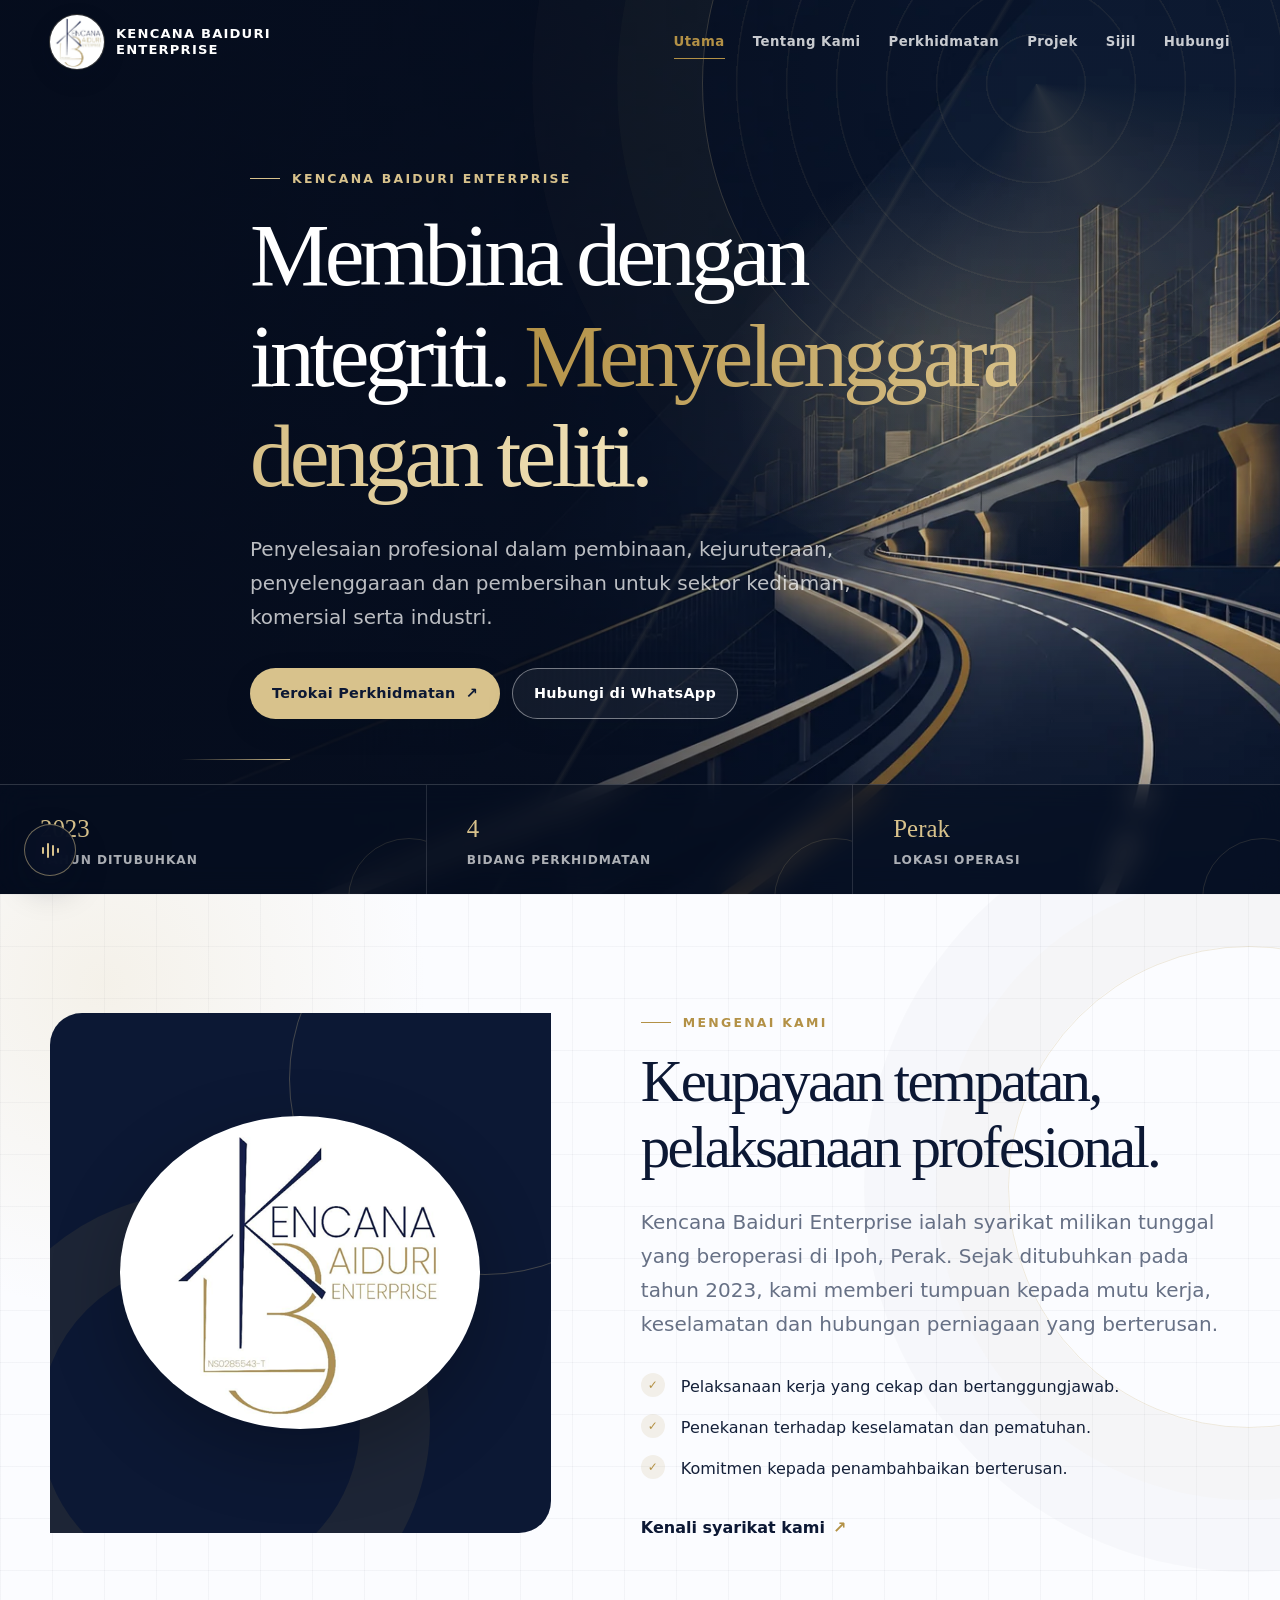
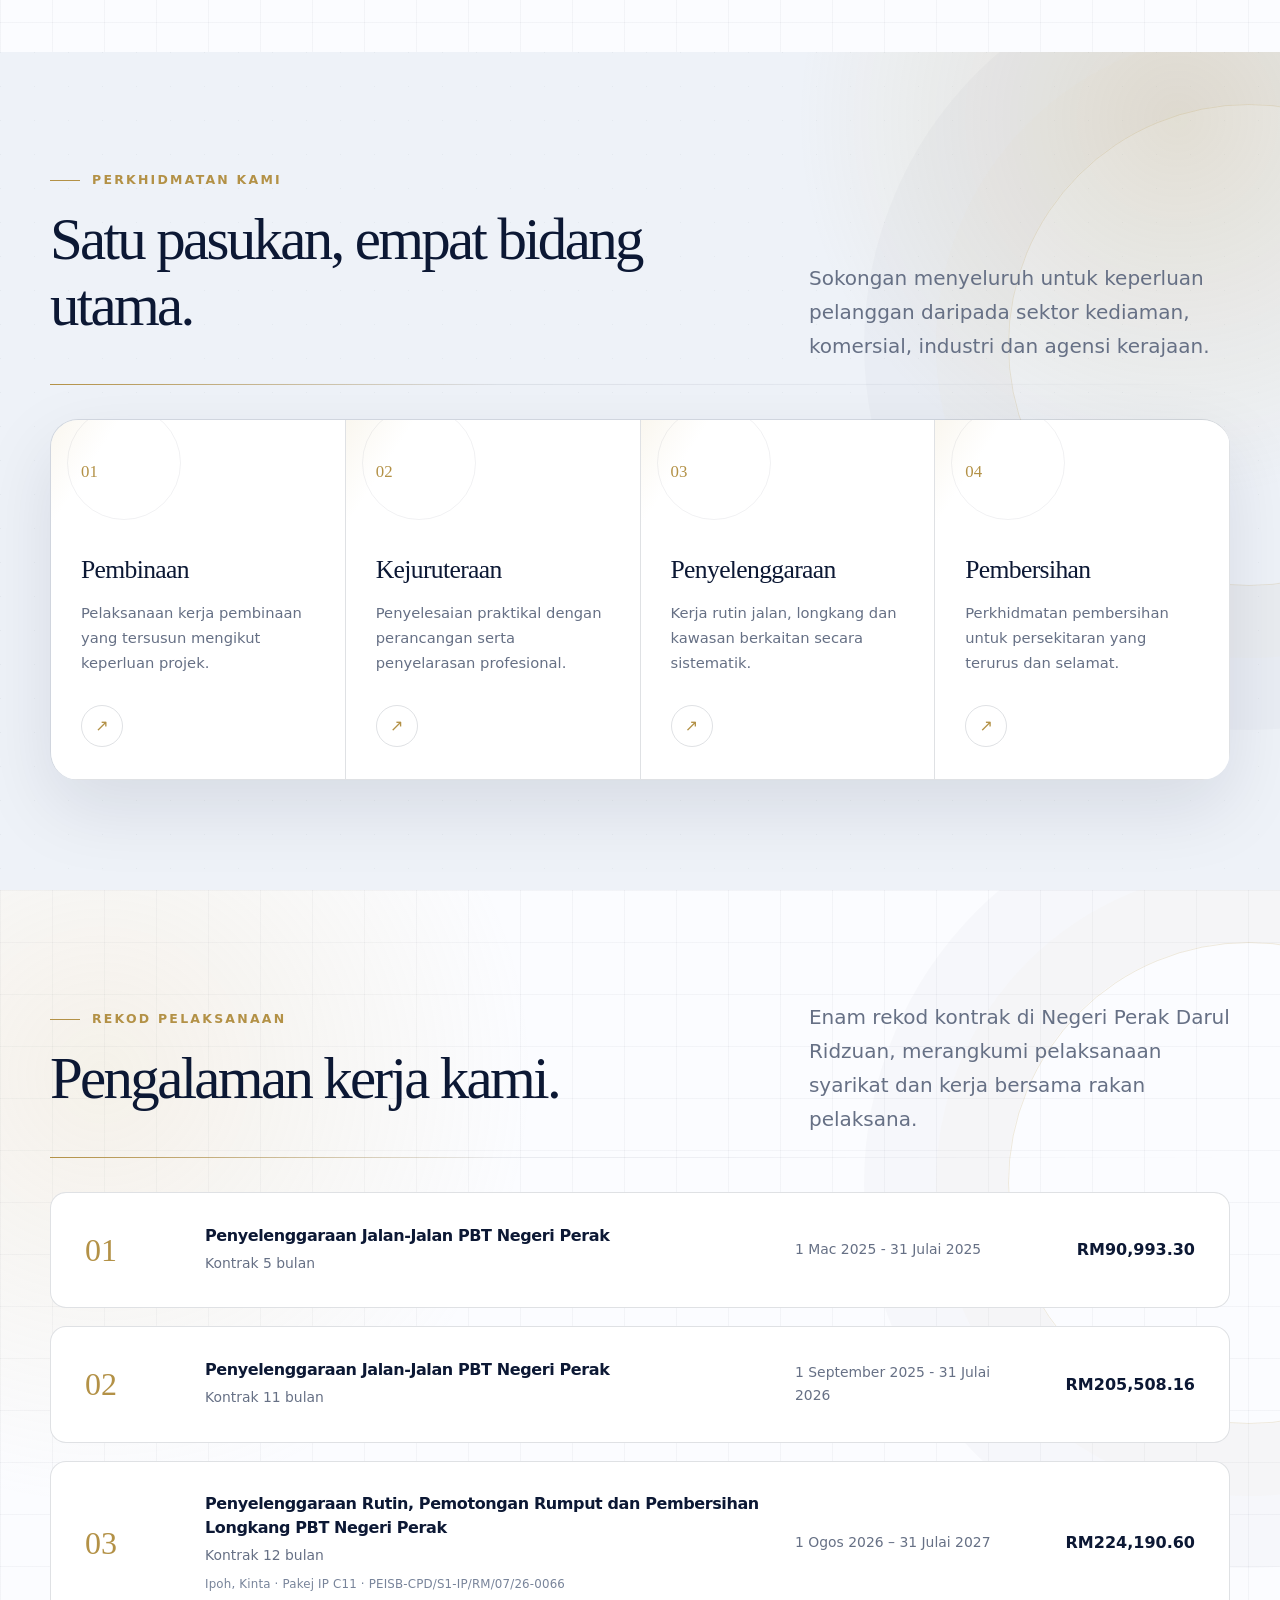
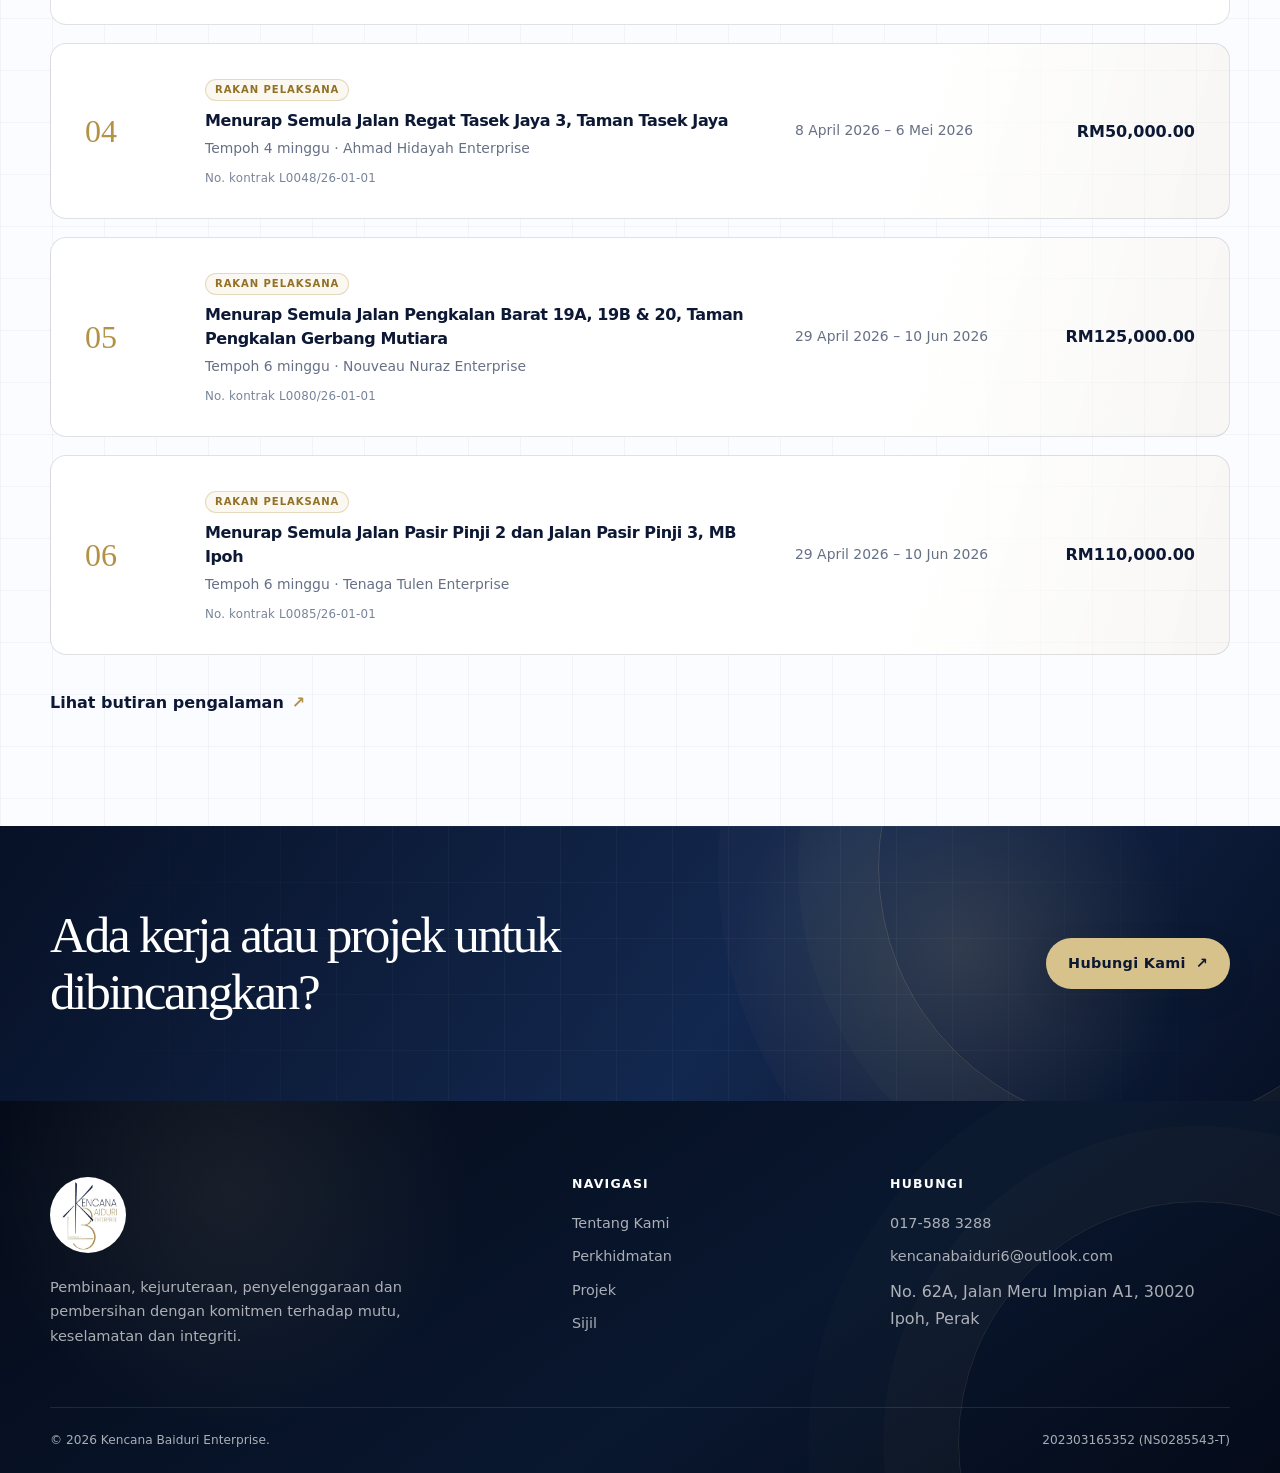
<file: index.html>
<!doctype html>
<html lang="ms">
<head>
  <meta charset="utf-8">
  <meta name="viewport" content="width=device-width, initial-scale=1">
  <meta name="description" content="Kencana Baiduri Enterprise menyediakan perkhidmatan pembinaan, kejuruteraan, penyelenggaraan dan pembersihan di Perak.">
  <meta name="theme-color" content="#0c1834">
  <title>Kencana Baiduri Enterprise | Pembinaan &amp; Penyelenggaraan</title>
  <link rel="icon" type="image/png" href="assets/images/kencana-baiduri-logo-asal-rasmi.png">
  <link rel="preload" as="image" href="assets/images/hero-infrastructure.webp" type="image/webp">
  <link rel="stylesheet" href="assets/css/style.css?v=rekod-kontrak-1">
  <script src="assets/js/main.js?v=bunga-melur-1" defer></script>
</head>
<body>
  <a class="skip-link" href="#kandungan">Langkau ke kandungan</a>
  <header class="site-header">
    <div class="container nav-wrap">
      <a class="brand" href="index.html" aria-label="Kencana Baiduri Enterprise - Utama">
        <img src="assets/images/kencana-baiduri-logo-asal-rasmi.png" alt="Logo rasmi Kencana Baiduri Enterprise">
        <span class="brand-text">Kencana Baiduri<br>Enterprise</span>
      </a>
      <button class="nav-toggle" type="button" aria-label="Buka menu" aria-expanded="false" aria-controls="main-menu"><span></span></button>
      <nav class="nav-menu" id="main-menu" aria-label="Navigasi utama">
        <a href="index.html">Utama</a>
        <a href="tentang.html">Tentang Kami</a>
        <a href="perkhidmatan.html">Perkhidmatan</a>
        <a href="projek.html">Projek</a>
        <a href="sijil.html">Sijil</a>
        <a href="hubungi.html">Hubungi</a>
      </nav>
    </div>
  </header>

  <main id="kandungan">
    <section class="hero" aria-labelledby="hero-title">
      <div class="container hero-content">
        <p class="eyebrow reveal">Kencana Baiduri Enterprise</p>
        <h1 id="hero-title" class="reveal reveal-delay-1">Membina dengan integriti. <em>Menyelenggara dengan teliti.</em></h1>
        <p class="lead reveal reveal-delay-2">Penyelesaian profesional dalam pembinaan, kejuruteraan, penyelenggaraan dan pembersihan untuk sektor kediaman, komersial serta industri.</p>
        <div class="hero-actions reveal reveal-delay-3">
          <a class="btn btn-primary" href="perkhidmatan.html">Terokai Perkhidmatan <span aria-hidden="true">&#8599;</span></a>
          <a class="btn btn-outline" href="https://wa.me/60175883288" target="_blank" rel="noopener">Hubungi di WhatsApp</a>
        </div>
      </div>
      <div class="hero-stats" aria-label="Ringkasan syarikat">
        <div class="stat"><strong>2023</strong><span>Tahun ditubuhkan</span></div>
        <div class="stat"><strong>4</strong><span>Bidang perkhidmatan</span></div>
        <div class="stat"><strong>Perak</strong><span>Lokasi operasi</span></div>
      </div>
    </section>

    <section class="section">
      <div class="container split">
        <div class="brand-panel reveal">
          <img src="assets/images/kencana-baiduri-logo-asal-rasmi.png" alt="Identiti korporat Kencana Baiduri Enterprise" loading="lazy">
        </div>
        <div class="reveal reveal-delay-1">
          <p class="eyebrow">Mengenai kami</p>
          <h2>Keupayaan tempatan, pelaksanaan profesional.</h2>
          <p class="lead">Kencana Baiduri Enterprise ialah syarikat milikan tunggal yang beroperasi di Ipoh, Perak. Sejak ditubuhkan pada tahun 2023, kami memberi tumpuan kepada mutu kerja, keselamatan dan hubungan perniagaan yang berterusan.</p>
          <ul class="feature-list">
            <li>Pelaksanaan kerja yang cekap dan bertanggungjawab.</li>
            <li>Penekanan terhadap keselamatan dan pematuhan.</li>
            <li>Komitmen kepada penambahbaikan berterusan.</li>
          </ul>
          <a class="text-link" href="tentang.html">Kenali syarikat kami</a>
        </div>
      </div>
    </section>

    <section class="section section-soft">
      <div class="container">
        <div class="section-heading reveal">
          <div>
            <p class="eyebrow">Perkhidmatan kami</p>
            <h2>Satu pasukan, empat bidang utama.</h2>
          </div>
          <p class="lead">Sokongan menyeluruh untuk keperluan pelanggan daripada sektor kediaman, komersial, industri dan agensi kerajaan.</p>
        </div>
        <div class="service-grid">
          <a class="service-card reveal" href="perkhidmatan.html#pembinaan">
            <span class="number">01</span><h3>Pembinaan</h3><p>Pelaksanaan kerja pembinaan yang tersusun mengikut keperluan projek.</p><span class="arrow" aria-hidden="true">&#8599;</span>
          </a>
          <a class="service-card reveal reveal-delay-1" href="perkhidmatan.html#kejuruteraan">
            <span class="number">02</span><h3>Kejuruteraan</h3><p>Penyelesaian praktikal dengan perancangan serta penyelarasan profesional.</p><span class="arrow" aria-hidden="true">&#8599;</span>
          </a>
          <a class="service-card reveal reveal-delay-2" href="perkhidmatan.html#penyelenggaraan">
            <span class="number">03</span><h3>Penyelenggaraan</h3><p>Kerja rutin jalan, longkang dan kawasan berkaitan secara sistematik.</p><span class="arrow" aria-hidden="true">&#8599;</span>
          </a>
          <a class="service-card reveal reveal-delay-3" href="perkhidmatan.html#pembersihan">
            <span class="number">04</span><h3>Pembersihan</h3><p>Perkhidmatan pembersihan untuk persekitaran yang terurus dan selamat.</p><span class="arrow" aria-hidden="true">&#8599;</span>
          </a>
        </div>
      </div>
    </section>

    <section class="section">
      <div class="container">
        <div class="section-heading reveal">
          <div><p class="eyebrow">Rekod pelaksanaan</p><h2>Pengalaman kerja kami.</h2></div>
          <p class="lead">Enam rekod kontrak di Negeri Perak Darul Ridzuan, merangkumi pelaksanaan syarikat dan kerja bersama rakan pelaksana.</p>
        </div>
        <div class="project-list">
          <article class="project-row reveal">
            <span class="project-index">01</span><div><h3>Penyelenggaraan Jalan-Jalan PBT Negeri Perak</h3><p>Kontrak 5 bulan</p></div><span class="project-period">1 Mac 2025 - 31 Julai 2025</span><strong class="project-value">RM90,993.30</strong>
          </article>
          <article class="project-row reveal reveal-delay-1">
            <span class="project-index">02</span><div><h3>Penyelenggaraan Jalan-Jalan PBT Negeri Perak</h3><p>Kontrak 11 bulan</p></div><span class="project-period">1 September 2025 - 31 Julai 2026</span><strong class="project-value">RM205,508.16</strong>
          </article>
          <article class="project-row reveal reveal-delay-2">
            <span class="project-index">03</span><div><h3>Penyelenggaraan Rutin, Pemotongan Rumput dan Pembersihan Longkang PBT Negeri Perak</h3><p>Kontrak 12 bulan</p><p class="project-reference">Ipoh, Kinta · Pakej IP C11 · PEISB-CPD/S1-IP/RM/07/26-0066</p></div><span class="project-period">1 Ogos 2026 – 31 Julai 2027</span><strong class="project-value">RM224,190.60</strong>
          </article>
          <article class="project-row project-row-partner reveal">
            <span class="project-index">04</span><div><span class="project-tag">Rakan pelaksana</span><h3>Menurap Semula Jalan Regat Tasek Jaya 3, Taman Tasek Jaya</h3><p>Tempoh 4 minggu · Ahmad Hidayah Enterprise</p><p class="project-reference">No. kontrak L0048/26-01-01</p></div><span class="project-period">8 April 2026 – 6 Mei 2026</span><strong class="project-value">RM50,000.00</strong>
          </article>
          <article class="project-row project-row-partner reveal reveal-delay-1">
            <span class="project-index">05</span><div><span class="project-tag">Rakan pelaksana</span><h3>Menurap Semula Jalan Pengkalan Barat 19A, 19B &amp; 20, Taman Pengkalan Gerbang Mutiara</h3><p>Tempoh 6 minggu · Nouveau Nuraz Enterprise</p><p class="project-reference">No. kontrak L0080/26-01-01</p></div><span class="project-period">29 April 2026 – 10 Jun 2026</span><strong class="project-value">RM125,000.00</strong>
          </article>
          <article class="project-row project-row-partner reveal reveal-delay-2">
            <span class="project-index">06</span><div><span class="project-tag">Rakan pelaksana</span><h3>Menurap Semula Jalan Pasir Pinji 2 dan Jalan Pasir Pinji 3, MB Ipoh</h3><p>Tempoh 6 minggu · Tenaga Tulen Enterprise</p><p class="project-reference">No. kontrak L0085/26-01-01</p></div><span class="project-period">29 April 2026 – 10 Jun 2026</span><strong class="project-value">RM110,000.00</strong>
          </article>
        </div>
        <div style="margin-top: 34px" class="reveal"><a class="text-link" href="projek.html">Lihat butiran pengalaman</a></div>
      </div>
    </section>

    <section class="cta-band">
      <div class="container cta-wrap reveal">
        <h2>Ada kerja atau projek untuk dibincangkan?</h2>
        <a class="btn btn-primary" href="hubungi.html">Hubungi Kami <span aria-hidden="true">&#8599;</span></a>
      </div>
    </section>
  </main>

  <footer class="site-footer">
    <div class="container footer-main">
      <div class="footer-brand"><img src="assets/images/kencana-baiduri-logo-asal-rasmi.png" alt="Logo rasmi Kencana Baiduri Enterprise" loading="lazy"><p>Pembinaan, kejuruteraan, penyelenggaraan dan pembersihan dengan komitmen terhadap mutu, keselamatan dan integriti.</p></div>
      <div><h2 class="footer-heading">Navigasi</h2><div class="footer-links"><a href="tentang.html">Tentang Kami</a><a href="perkhidmatan.html">Perkhidmatan</a><a href="projek.html">Projek</a><a href="sijil.html">Sijil</a></div></div>
      <div><h2 class="footer-heading">Hubungi</h2><div class="footer-links"><a href="tel:+60175883288">017-588 3288</a><a href="mailto:kencanabaiduri6@outlook.com">kencanabaiduri6@outlook.com</a><span>No. 62A, Jalan Meru Impian A1, 30020 Ipoh, Perak</span></div></div>
    </div>
    <div class="container footer-bottom"><span>&copy; <span data-year></span> Kencana Baiduri Enterprise.</span><span>202303165352 (NS0285543-T)</span></div>
  </footer>

  <div class="floating-contact" aria-label="Hubungi segera">
    <button class="float-btn back-top" type="button" aria-label="Kembali ke atas">&#8593;</button>
    <a class="float-btn" href="https://wa.me/60175883288" target="_blank" rel="noopener" aria-label="WhatsApp">WA</a>
    <a class="float-btn" href="tel:+60175883288" aria-label="Telefon">TEL</a>
    <a class="float-btn" href="mailto:kencanabaiduri6@outlook.com" aria-label="E-mel">EM</a>
  </div>
</body>
</html>
</file>
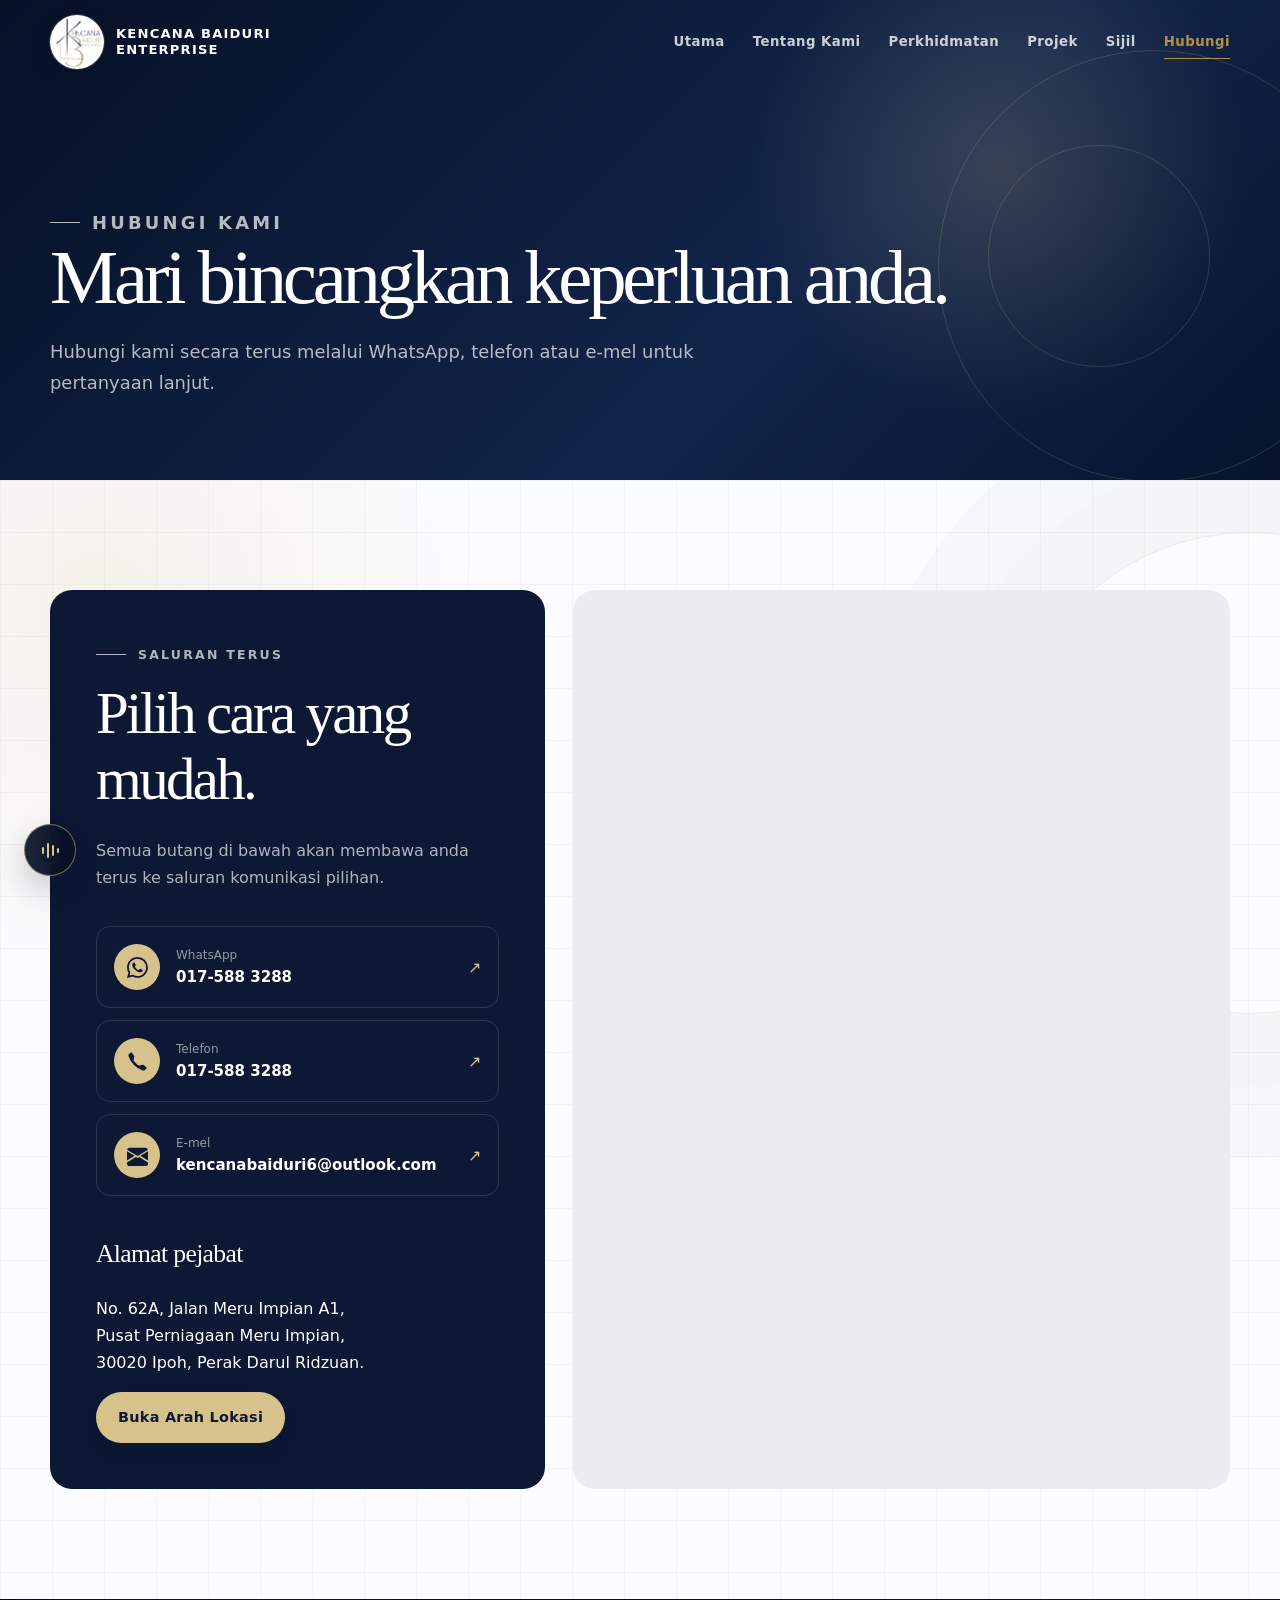
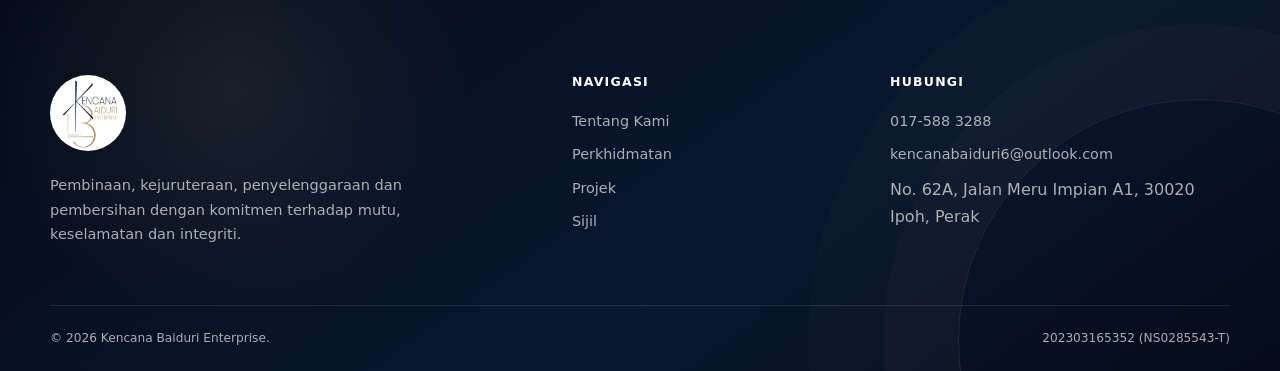
<file: hubungi.html>
<!doctype html>
<html lang="ms">
<head>
  <meta charset="utf-8"><meta name="viewport" content="width=device-width, initial-scale=1">
  <meta name="description" content="Hubungi Kencana Baiduri Enterprise melalui WhatsApp, telefon atau e-mel.">
  <meta name="theme-color" content="#0c1834"><title>Hubungi Kami | Kencana Baiduri Enterprise</title>
  <link rel="icon" type="image/png" href="assets/images/kencana-baiduri-logo-asal-rasmi.png"><link rel="stylesheet" href="assets/css/style.css?v=mobile-nav-3"><script src="assets/js/main.js?v=bunga-melur-1" defer></script>
</head>
<body>
  <a class="skip-link" href="#kandungan">Langkau ke kandungan</a>
  <header class="site-header"><div class="container nav-wrap"><a class="brand" href="index.html" aria-label="Kencana Baiduri Enterprise - Utama"><img src="assets/images/kencana-baiduri-logo-asal-rasmi.png" alt="Logo rasmi Kencana Baiduri Enterprise"><span class="brand-text">Kencana Baiduri<br>Enterprise</span></a><button class="nav-toggle" type="button" aria-label="Buka menu" aria-expanded="false" aria-controls="main-menu"><span></span></button><nav class="nav-menu" id="main-menu" aria-label="Navigasi utama"><a href="index.html">Utama</a><a href="tentang.html">Tentang Kami</a><a href="perkhidmatan.html">Perkhidmatan</a><a href="projek.html">Projek</a><a href="sijil.html">Sijil</a><a href="hubungi.html">Hubungi</a></nav></div></header>
  <main id="kandungan">
    <section class="page-hero"><div class="container"><p class="eyebrow reveal">Hubungi kami</p><h1 class="reveal reveal-delay-1">Mari bincangkan keperluan anda.</h1><p class="reveal reveal-delay-2">Hubungi kami secara terus melalui WhatsApp, telefon atau e-mel untuk pertanyaan lanjut.</p></div></section>
    <section class="section"><div class="container contact-grid">
      <div class="contact-panel reveal"><p class="eyebrow">Saluran terus</p><h2>Pilih cara yang mudah.</h2><p>Semua butang di bawah akan membawa anda terus ke saluran komunikasi pilihan.</p>
        <div class="contact-options">
          <a class="contact-option" href="https://wa.me/60175883288" target="_blank" rel="noopener"><span class="contact-icon">WA</span><span><small>WhatsApp</small><strong>017-588 3288</strong></span><span class="arrow" aria-hidden="true">&#8599;</span></a>
          <a class="contact-option" href="tel:+60175883288"><span class="contact-icon">TEL</span><span><small>Telefon</small><strong>017-588 3288</strong></span><span class="arrow" aria-hidden="true">&#8599;</span></a>
          <a class="contact-option" href="mailto:kencanabaiduri6@outlook.com"><span class="contact-icon">EM</span><span><small>E-mel</small><strong>kencanabaiduri6@outlook.com</strong></span><span class="arrow" aria-hidden="true">&#8599;</span></a>
        </div>
        <div style="margin-top: 44px"><h3>Alamat pejabat</h3><p>No. 62A, Jalan Meru Impian A1,<br>Pusat Perniagaan Meru Impian,<br>30020 Ipoh, Perak Darul Ridzuan.</p><a class="btn btn-primary" href="https://www.google.com/maps/search/?api=1&query=No+62A+Jalan+Meru+Impian+A1+30020+Ipoh+Perak" target="_blank" rel="noopener">Buka Arah Lokasi</a></div>
      </div>
      <div class="map-card reveal reveal-delay-1"><iframe title="Peta lokasi Kencana Baiduri Enterprise" loading="lazy" allowfullscreen referrerpolicy="no-referrer-when-downgrade" src="https://www.google.com/maps?q=No%2062A%2C%20Jalan%20Meru%20Impian%20A1%2C%2030020%20Ipoh%2C%20Perak&output=embed"></iframe></div>
    </div></section>
  </main>
  <footer class="site-footer"><div class="container footer-main"><div class="footer-brand"><img src="assets/images/kencana-baiduri-logo-asal-rasmi.png" alt="Logo rasmi Kencana Baiduri Enterprise" loading="lazy"><p>Pembinaan, kejuruteraan, penyelenggaraan dan pembersihan dengan komitmen terhadap mutu, keselamatan dan integriti.</p></div><div><h2 class="footer-heading">Navigasi</h2><div class="footer-links"><a href="tentang.html">Tentang Kami</a><a href="perkhidmatan.html">Perkhidmatan</a><a href="projek.html">Projek</a><a href="sijil.html">Sijil</a></div></div><div><h2 class="footer-heading">Hubungi</h2><div class="footer-links"><a href="tel:+60175883288">017-588 3288</a><a href="mailto:kencanabaiduri6@outlook.com">kencanabaiduri6@outlook.com</a><span>No. 62A, Jalan Meru Impian A1, 30020 Ipoh, Perak</span></div></div></div><div class="container footer-bottom"><span>&copy; <span data-year></span> Kencana Baiduri Enterprise.</span><span>202303165352 (NS0285543-T)</span></div></footer>
  <div class="floating-contact" aria-label="Hubungi segera"><button class="float-btn back-top" type="button" aria-label="Kembali ke atas">&#8593;</button><a class="float-btn" href="https://wa.me/60175883288" target="_blank" rel="noopener" aria-label="WhatsApp">WA</a><a class="float-btn" href="tel:+60175883288" aria-label="Telefon">TEL</a><a class="float-btn" href="mailto:kencanabaiduri6@outlook.com" aria-label="E-mel">EM</a></div>
</body>
</html>
</file>
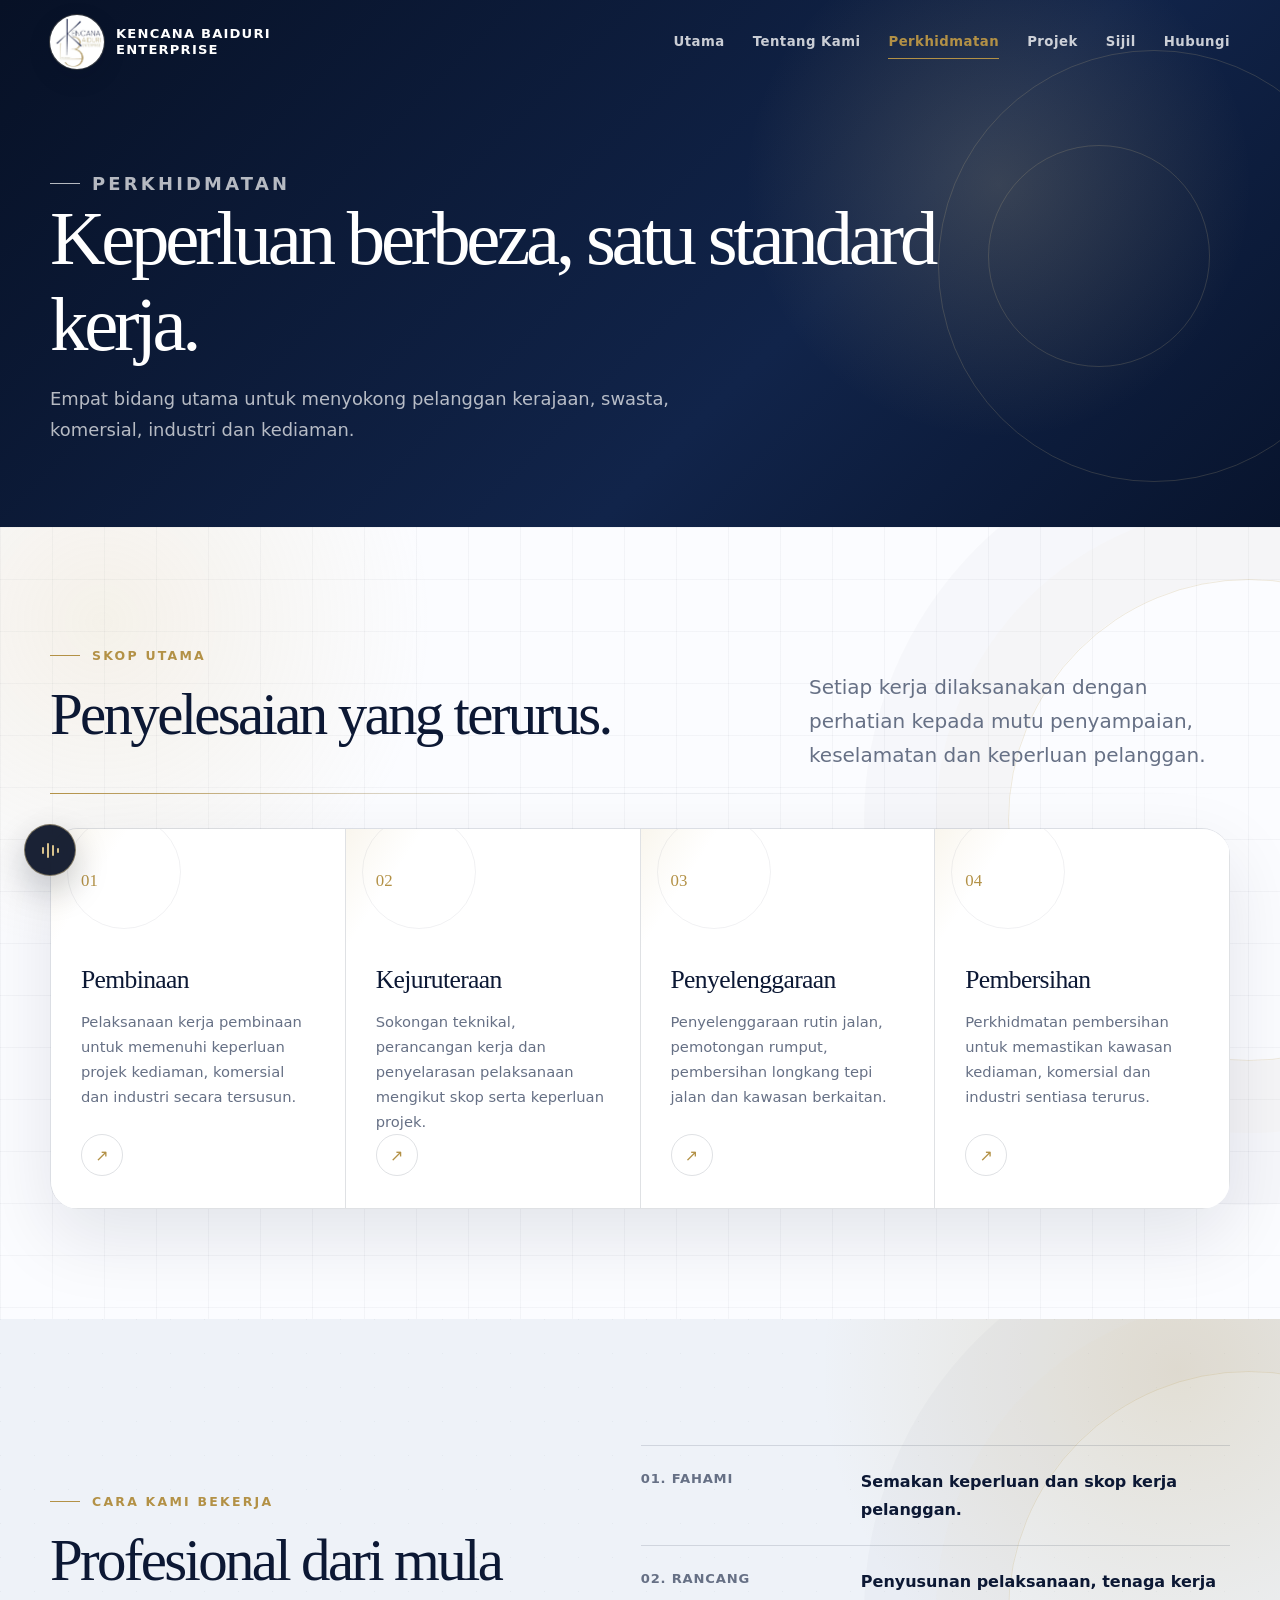
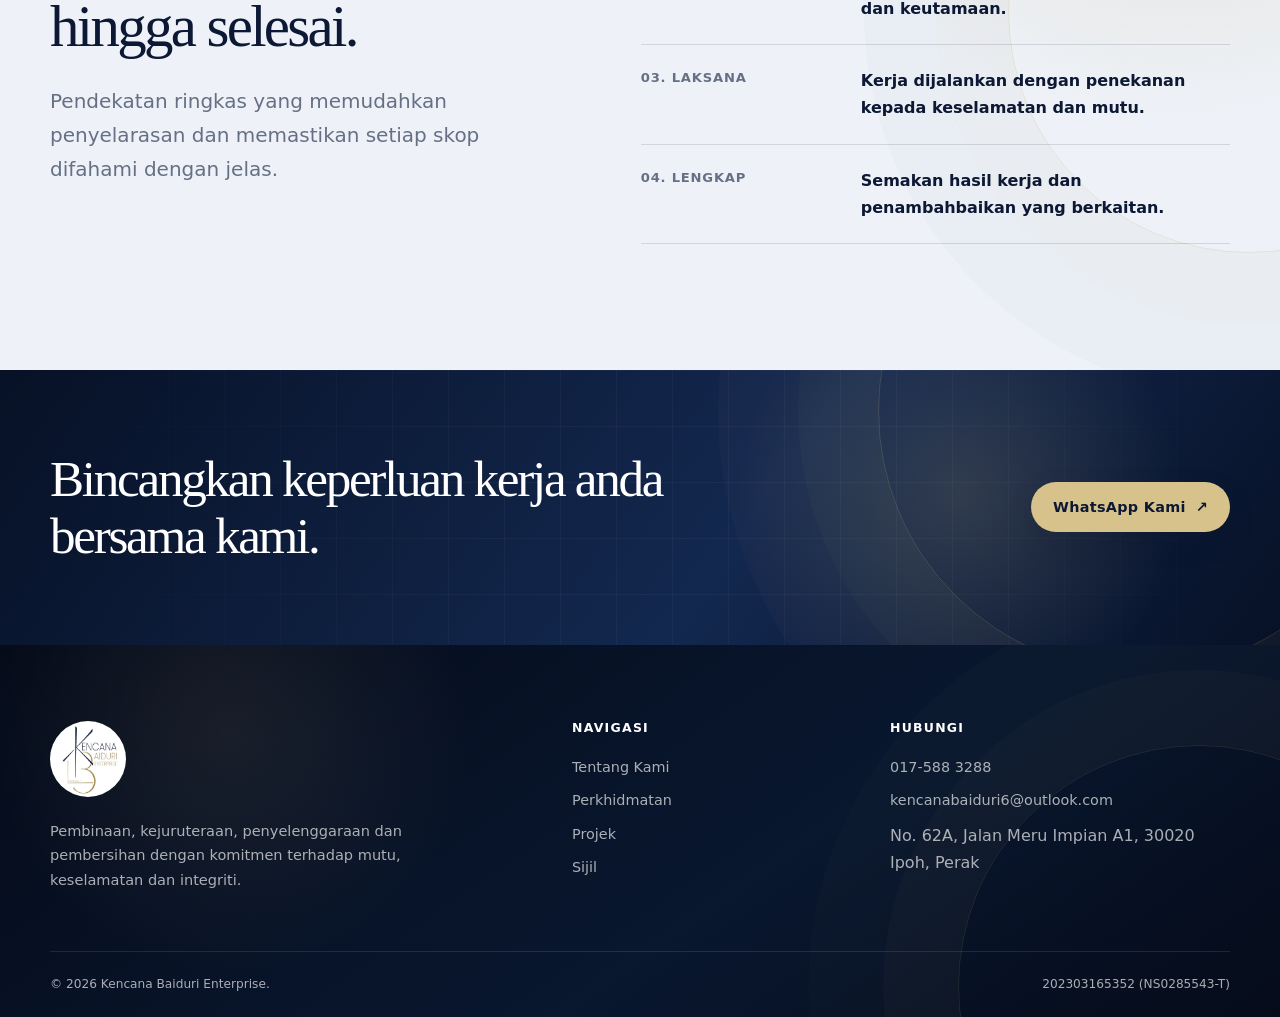
<file: perkhidmatan.html>
<!doctype html>
<html lang="ms">
<head>
  <meta charset="utf-8"><meta name="viewport" content="width=device-width, initial-scale=1">
  <meta name="description" content="Perkhidmatan pembinaan, kejuruteraan, penyelenggaraan dan pembersihan oleh Kencana Baiduri Enterprise.">
  <meta name="theme-color" content="#0c1834"><title>Perkhidmatan | Kencana Baiduri Enterprise</title>
  <link rel="icon" type="image/png" href="assets/images/kencana-baiduri-logo-asal-rasmi.png"><link rel="stylesheet" href="assets/css/style.css?v=mobile-nav-3"><script src="assets/js/main.js?v=bunga-melur-1" defer></script>
</head>
<body>
  <a class="skip-link" href="#kandungan">Langkau ke kandungan</a>
  <header class="site-header"><div class="container nav-wrap"><a class="brand" href="index.html" aria-label="Kencana Baiduri Enterprise - Utama"><img src="assets/images/kencana-baiduri-logo-asal-rasmi.png" alt="Logo rasmi Kencana Baiduri Enterprise"><span class="brand-text">Kencana Baiduri<br>Enterprise</span></a><button class="nav-toggle" type="button" aria-label="Buka menu" aria-expanded="false" aria-controls="main-menu"><span></span></button><nav class="nav-menu" id="main-menu" aria-label="Navigasi utama"><a href="index.html">Utama</a><a href="tentang.html">Tentang Kami</a><a href="perkhidmatan.html">Perkhidmatan</a><a href="projek.html">Projek</a><a href="sijil.html">Sijil</a><a href="hubungi.html">Hubungi</a></nav></div></header>
  <main id="kandungan">
    <section class="page-hero"><div class="container"><p class="eyebrow reveal">Perkhidmatan</p><h1 class="reveal reveal-delay-1">Keperluan berbeza, satu standard kerja.</h1><p class="reveal reveal-delay-2">Empat bidang utama untuk menyokong pelanggan kerajaan, swasta, komersial, industri dan kediaman.</p></div></section>
    <section class="section"><div class="container"><div class="section-heading reveal"><div><p class="eyebrow">Skop utama</p><h2>Penyelesaian yang terurus.</h2></div><p class="lead">Setiap kerja dilaksanakan dengan perhatian kepada mutu penyampaian, keselamatan dan keperluan pelanggan.</p></div>
      <div class="service-grid">
        <article class="service-card reveal" id="pembinaan"><span class="number">01</span><h3>Pembinaan</h3><p>Pelaksanaan kerja pembinaan untuk memenuhi keperluan projek kediaman, komersial dan industri secara tersusun.</p><span class="arrow" aria-hidden="true">&#8599;</span></article>
        <article class="service-card reveal reveal-delay-1" id="kejuruteraan"><span class="number">02</span><h3>Kejuruteraan</h3><p>Sokongan teknikal, perancangan kerja dan penyelarasan pelaksanaan mengikut skop serta keperluan projek.</p><span class="arrow" aria-hidden="true">&#8599;</span></article>
        <article class="service-card reveal reveal-delay-2" id="penyelenggaraan"><span class="number">03</span><h3>Penyelenggaraan</h3><p>Penyelenggaraan rutin jalan, pemotongan rumput, pembersihan longkang tepi jalan dan kawasan berkaitan.</p><span class="arrow" aria-hidden="true">&#8599;</span></article>
        <article class="service-card reveal reveal-delay-3" id="pembersihan"><span class="number">04</span><h3>Pembersihan</h3><p>Perkhidmatan pembersihan untuk memastikan kawasan kediaman, komersial dan industri sentiasa terurus.</p><span class="arrow" aria-hidden="true">&#8599;</span></article>
      </div>
    </div></section>
    <section class="section section-soft"><div class="container split"><div class="reveal"><p class="eyebrow">Cara kami bekerja</p><h2>Profesional dari mula hingga selesai.</h2><p class="lead">Pendekatan ringkas yang memudahkan penyelarasan dan memastikan setiap skop difahami dengan jelas.</p></div><div class="reveal reveal-delay-1"><dl class="info-table"><div class="info-row"><dt>01. Fahami</dt><dd>Semakan keperluan dan skop kerja pelanggan.</dd></div><div class="info-row"><dt>02. Rancang</dt><dd>Penyusunan pelaksanaan, tenaga kerja dan keutamaan.</dd></div><div class="info-row"><dt>03. Laksana</dt><dd>Kerja dijalankan dengan penekanan kepada keselamatan dan mutu.</dd></div><div class="info-row"><dt>04. Lengkap</dt><dd>Semakan hasil kerja dan penambahbaikan yang berkaitan.</dd></div></dl></div></div></section>
    <section class="cta-band"><div class="container cta-wrap reveal"><h2>Bincangkan keperluan kerja anda bersama kami.</h2><a class="btn btn-primary" href="https://wa.me/60175883288" target="_blank" rel="noopener">WhatsApp Kami <span aria-hidden="true">&#8599;</span></a></div></section>
  </main>
  <footer class="site-footer"><div class="container footer-main"><div class="footer-brand"><img src="assets/images/kencana-baiduri-logo-asal-rasmi.png" alt="Logo rasmi Kencana Baiduri Enterprise" loading="lazy"><p>Pembinaan, kejuruteraan, penyelenggaraan dan pembersihan dengan komitmen terhadap mutu, keselamatan dan integriti.</p></div><div><h2 class="footer-heading">Navigasi</h2><div class="footer-links"><a href="tentang.html">Tentang Kami</a><a href="perkhidmatan.html">Perkhidmatan</a><a href="projek.html">Projek</a><a href="sijil.html">Sijil</a></div></div><div><h2 class="footer-heading">Hubungi</h2><div class="footer-links"><a href="tel:+60175883288">017-588 3288</a><a href="mailto:kencanabaiduri6@outlook.com">kencanabaiduri6@outlook.com</a><span>No. 62A, Jalan Meru Impian A1, 30020 Ipoh, Perak</span></div></div></div><div class="container footer-bottom"><span>&copy; <span data-year></span> Kencana Baiduri Enterprise.</span><span>202303165352 (NS0285543-T)</span></div></footer>
  <div class="floating-contact" aria-label="Hubungi segera"><button class="float-btn back-top" type="button" aria-label="Kembali ke atas">&#8593;</button><a class="float-btn" href="https://wa.me/60175883288" target="_blank" rel="noopener" aria-label="WhatsApp">WA</a><a class="float-btn" href="tel:+60175883288" aria-label="Telefon">TEL</a><a class="float-btn" href="mailto:kencanabaiduri6@outlook.com" aria-label="E-mel">EM</a></div>
</body>
</html>
</file>
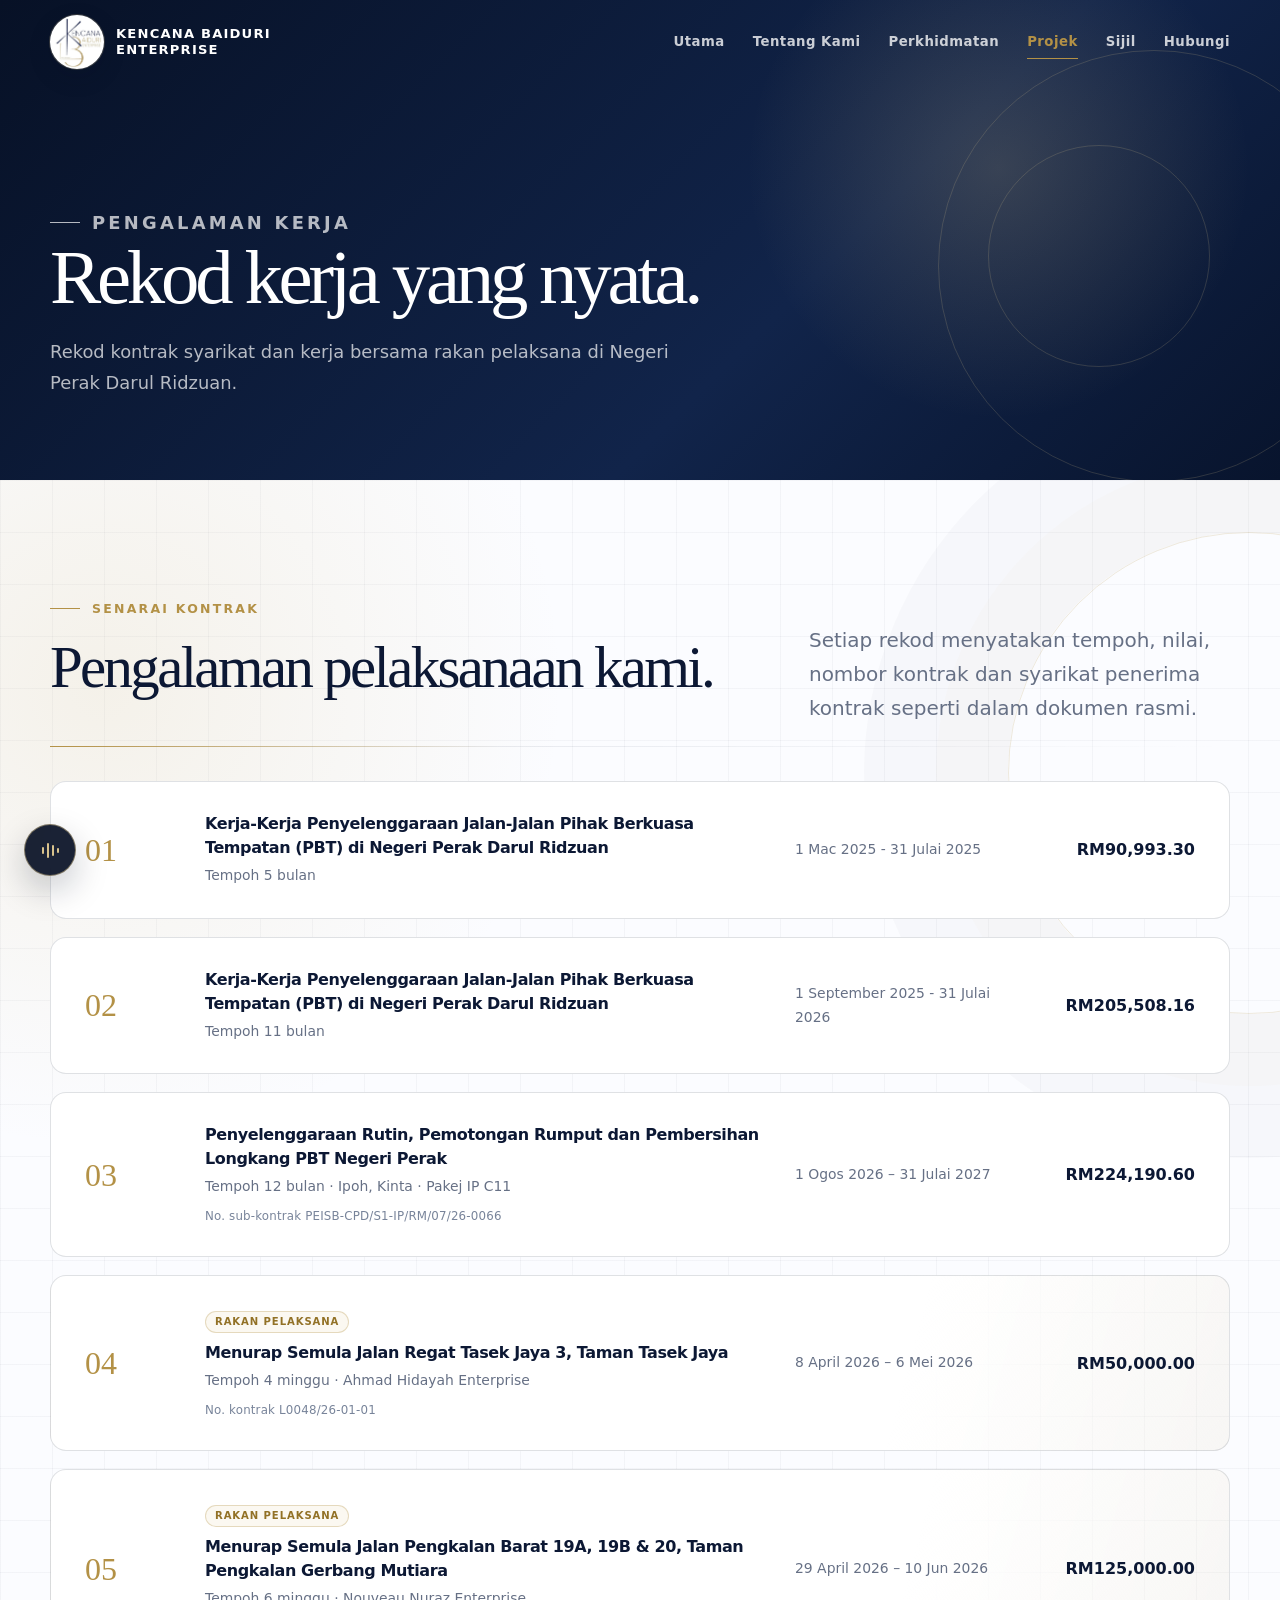
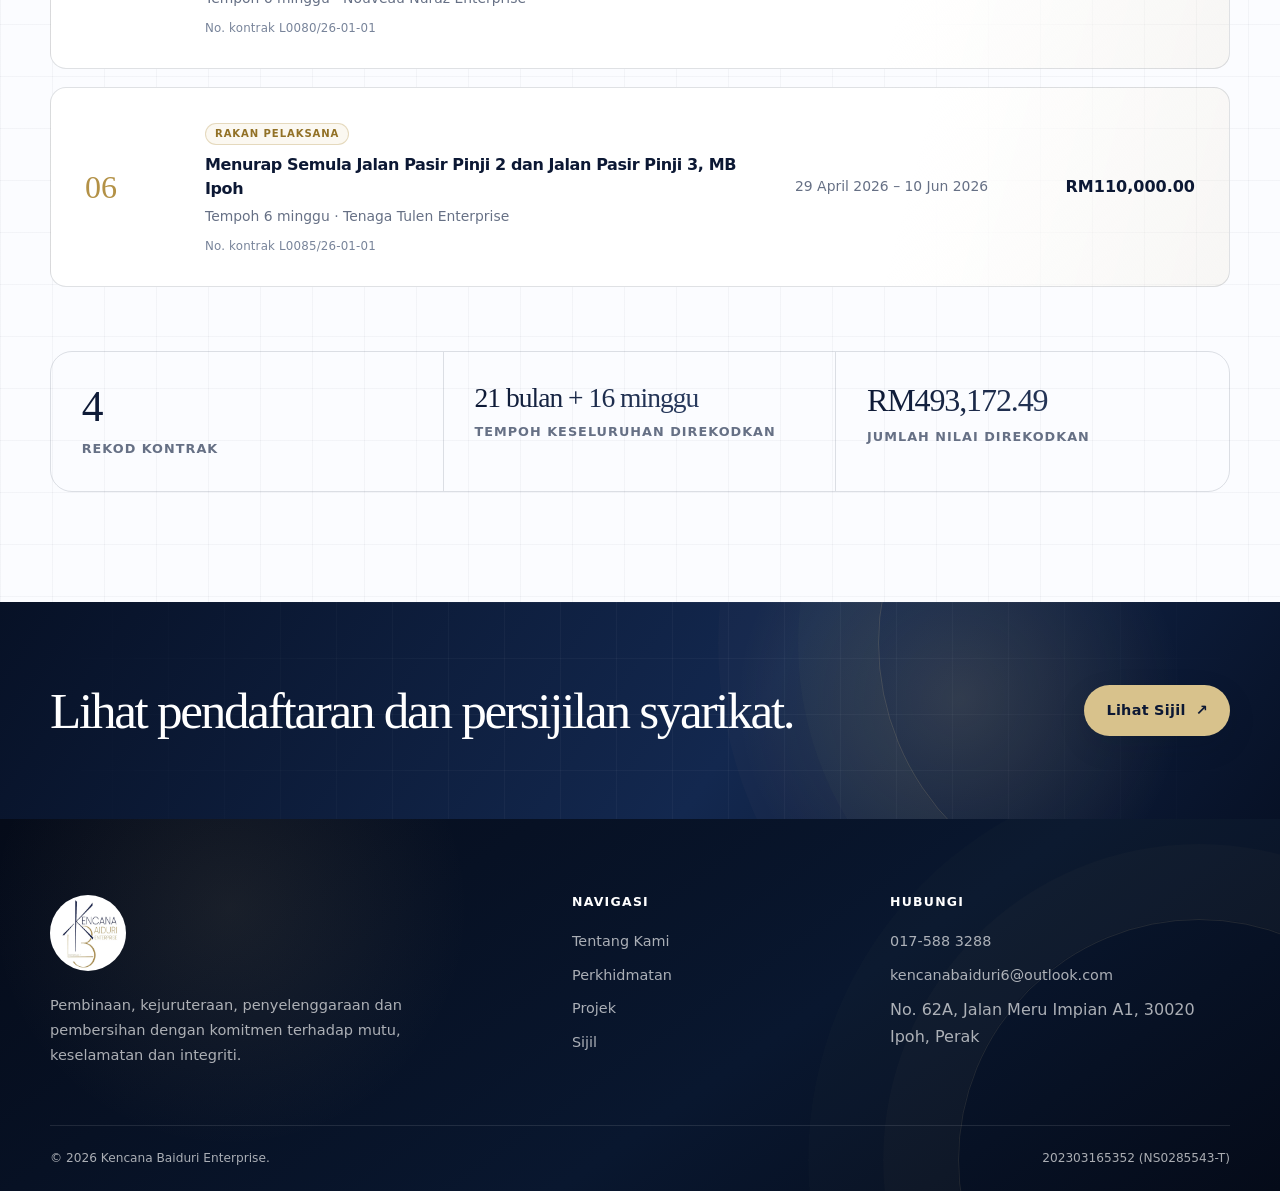
<file: projek.html>
<!doctype html>
<html lang="ms">
<head>
  <meta charset="utf-8"><meta name="viewport" content="width=device-width, initial-scale=1">
  <meta name="description" content="Pengalaman dan rekod kontrak penyelenggaraan jalan oleh Kencana Baiduri Enterprise di Negeri Perak.">
  <meta name="theme-color" content="#0c1834"><title>Projek | Kencana Baiduri Enterprise</title>
  <link rel="icon" type="image/png" href="assets/images/kencana-baiduri-logo-asal-rasmi.png"><link rel="stylesheet" href="assets/css/style.css?v=rekod-kontrak-1"><script src="assets/js/main.js?v=bunga-melur-1" defer></script>
</head>
<body>
  <a class="skip-link" href="#kandungan">Langkau ke kandungan</a>
  <header class="site-header"><div class="container nav-wrap"><a class="brand" href="index.html" aria-label="Kencana Baiduri Enterprise - Utama"><img src="assets/images/kencana-baiduri-logo-asal-rasmi.png" alt="Logo rasmi Kencana Baiduri Enterprise"><span class="brand-text">Kencana Baiduri<br>Enterprise</span></a><button class="nav-toggle" type="button" aria-label="Buka menu" aria-expanded="false" aria-controls="main-menu"><span></span></button><nav class="nav-menu" id="main-menu" aria-label="Navigasi utama"><a href="index.html">Utama</a><a href="tentang.html">Tentang Kami</a><a href="perkhidmatan.html">Perkhidmatan</a><a href="projek.html">Projek</a><a href="sijil.html">Sijil</a><a href="hubungi.html">Hubungi</a></nav></div></header>
  <main id="kandungan">
    <section class="page-hero"><div class="container"><p class="eyebrow reveal">Pengalaman kerja</p><h1 class="reveal reveal-delay-1">Rekod kerja yang nyata.</h1><p class="reveal reveal-delay-2">Rekod kontrak syarikat dan kerja bersama rakan pelaksana di Negeri Perak Darul Ridzuan.</p></div></section>
    <section class="section"><div class="container"><div class="section-heading reveal"><div><p class="eyebrow">Senarai kontrak</p><h2>Pengalaman pelaksanaan kami.</h2></div><p class="lead">Setiap rekod menyatakan tempoh, nilai, nombor kontrak dan syarikat penerima kontrak seperti dalam dokumen rasmi.</p></div>
      <div class="project-list">
        <article class="project-row reveal"><span class="project-index">01</span><div><h3>Kerja-Kerja Penyelenggaraan Jalan-Jalan Pihak Berkuasa Tempatan (PBT) di Negeri Perak Darul Ridzuan</h3><p>Tempoh 5 bulan</p></div><span class="project-period">1 Mac 2025 - 31 Julai 2025</span><strong class="project-value">RM90,993.30</strong></article>
        <article class="project-row reveal reveal-delay-1"><span class="project-index">02</span><div><h3>Kerja-Kerja Penyelenggaraan Jalan-Jalan Pihak Berkuasa Tempatan (PBT) di Negeri Perak Darul Ridzuan</h3><p>Tempoh 11 bulan</p></div><span class="project-period">1 September 2025 - 31 Julai 2026</span><strong class="project-value">RM205,508.16</strong></article>
        <article class="project-row reveal reveal-delay-2"><span class="project-index">03</span><div><h3>Penyelenggaraan Rutin, Pemotongan Rumput dan Pembersihan Longkang PBT Negeri Perak</h3><p>Tempoh 12 bulan · Ipoh, Kinta · Pakej IP C11</p><p class="project-reference">No. sub-kontrak PEISB-CPD/S1-IP/RM/07/26-0066</p></div><span class="project-period">1 Ogos 2026 – 31 Julai 2027</span><strong class="project-value">RM224,190.60</strong></article>
        <article class="project-row project-row-partner reveal"><span class="project-index">04</span><div><span class="project-tag">Rakan pelaksana</span><h3>Menurap Semula Jalan Regat Tasek Jaya 3, Taman Tasek Jaya</h3><p>Tempoh 4 minggu · Ahmad Hidayah Enterprise</p><p class="project-reference">No. kontrak L0048/26-01-01</p></div><span class="project-period">8 April 2026 – 6 Mei 2026</span><strong class="project-value">RM50,000.00</strong></article>
        <article class="project-row project-row-partner reveal reveal-delay-1"><span class="project-index">05</span><div><span class="project-tag">Rakan pelaksana</span><h3>Menurap Semula Jalan Pengkalan Barat 19A, 19B &amp; 20, Taman Pengkalan Gerbang Mutiara</h3><p>Tempoh 6 minggu · Nouveau Nuraz Enterprise</p><p class="project-reference">No. kontrak L0080/26-01-01</p></div><span class="project-period">29 April 2026 – 10 Jun 2026</span><strong class="project-value">RM125,000.00</strong></article>
        <article class="project-row project-row-partner reveal reveal-delay-2"><span class="project-index">06</span><div><span class="project-tag">Rakan pelaksana</span><h3>Menurap Semula Jalan Pasir Pinji 2 dan Jalan Pasir Pinji 3, MB Ipoh</h3><p>Tempoh 6 minggu · Tenaga Tulen Enterprise</p><p class="project-reference">No. kontrak L0085/26-01-01</p></div><span class="project-period">29 April 2026 – 10 Jun 2026</span><strong class="project-value">RM110,000.00</strong></article>
      </div>
      <div class="metrics reveal"><div class="metric"><strong>6</strong><span>Rekod kontrak</span></div><div class="metric"><strong>28 bulan + 16 minggu</strong><span>Tempoh keseluruhan direkodkan</span></div><div class="metric"><strong>RM805,692.06</strong><span>Jumlah nilai direkodkan</span></div></div>
    </div></section>
    <section class="cta-band"><div class="container cta-wrap reveal"><h2>Lihat pendaftaran dan persijilan syarikat.</h2><a class="btn btn-primary" href="sijil.html">Lihat Sijil <span aria-hidden="true">&#8599;</span></a></div></section>
  </main>
  <footer class="site-footer"><div class="container footer-main"><div class="footer-brand"><img src="assets/images/kencana-baiduri-logo-asal-rasmi.png" alt="Logo rasmi Kencana Baiduri Enterprise" loading="lazy"><p>Pembinaan, kejuruteraan, penyelenggaraan dan pembersihan dengan komitmen terhadap mutu, keselamatan dan integriti.</p></div><div><h2 class="footer-heading">Navigasi</h2><div class="footer-links"><a href="tentang.html">Tentang Kami</a><a href="perkhidmatan.html">Perkhidmatan</a><a href="projek.html">Projek</a><a href="sijil.html">Sijil</a></div></div><div><h2 class="footer-heading">Hubungi</h2><div class="footer-links"><a href="tel:+60175883288">017-588 3288</a><a href="mailto:kencanabaiduri6@outlook.com">kencanabaiduri6@outlook.com</a><span>No. 62A, Jalan Meru Impian A1, 30020 Ipoh, Perak</span></div></div></div><div class="container footer-bottom"><span>&copy; <span data-year></span> Kencana Baiduri Enterprise.</span><span>202303165352 (NS0285543-T)</span></div></footer>
  <div class="floating-contact" aria-label="Hubungi segera"><button class="float-btn back-top" type="button" aria-label="Kembali ke atas">&#8593;</button><a class="float-btn" href="https://wa.me/60175883288" target="_blank" rel="noopener" aria-label="WhatsApp">WA</a><a class="float-btn" href="tel:+60175883288" aria-label="Telefon">TEL</a><a class="float-btn" href="mailto:kencanabaiduri6@outlook.com" aria-label="E-mel">EM</a></div>
</body>
</html>
</file>
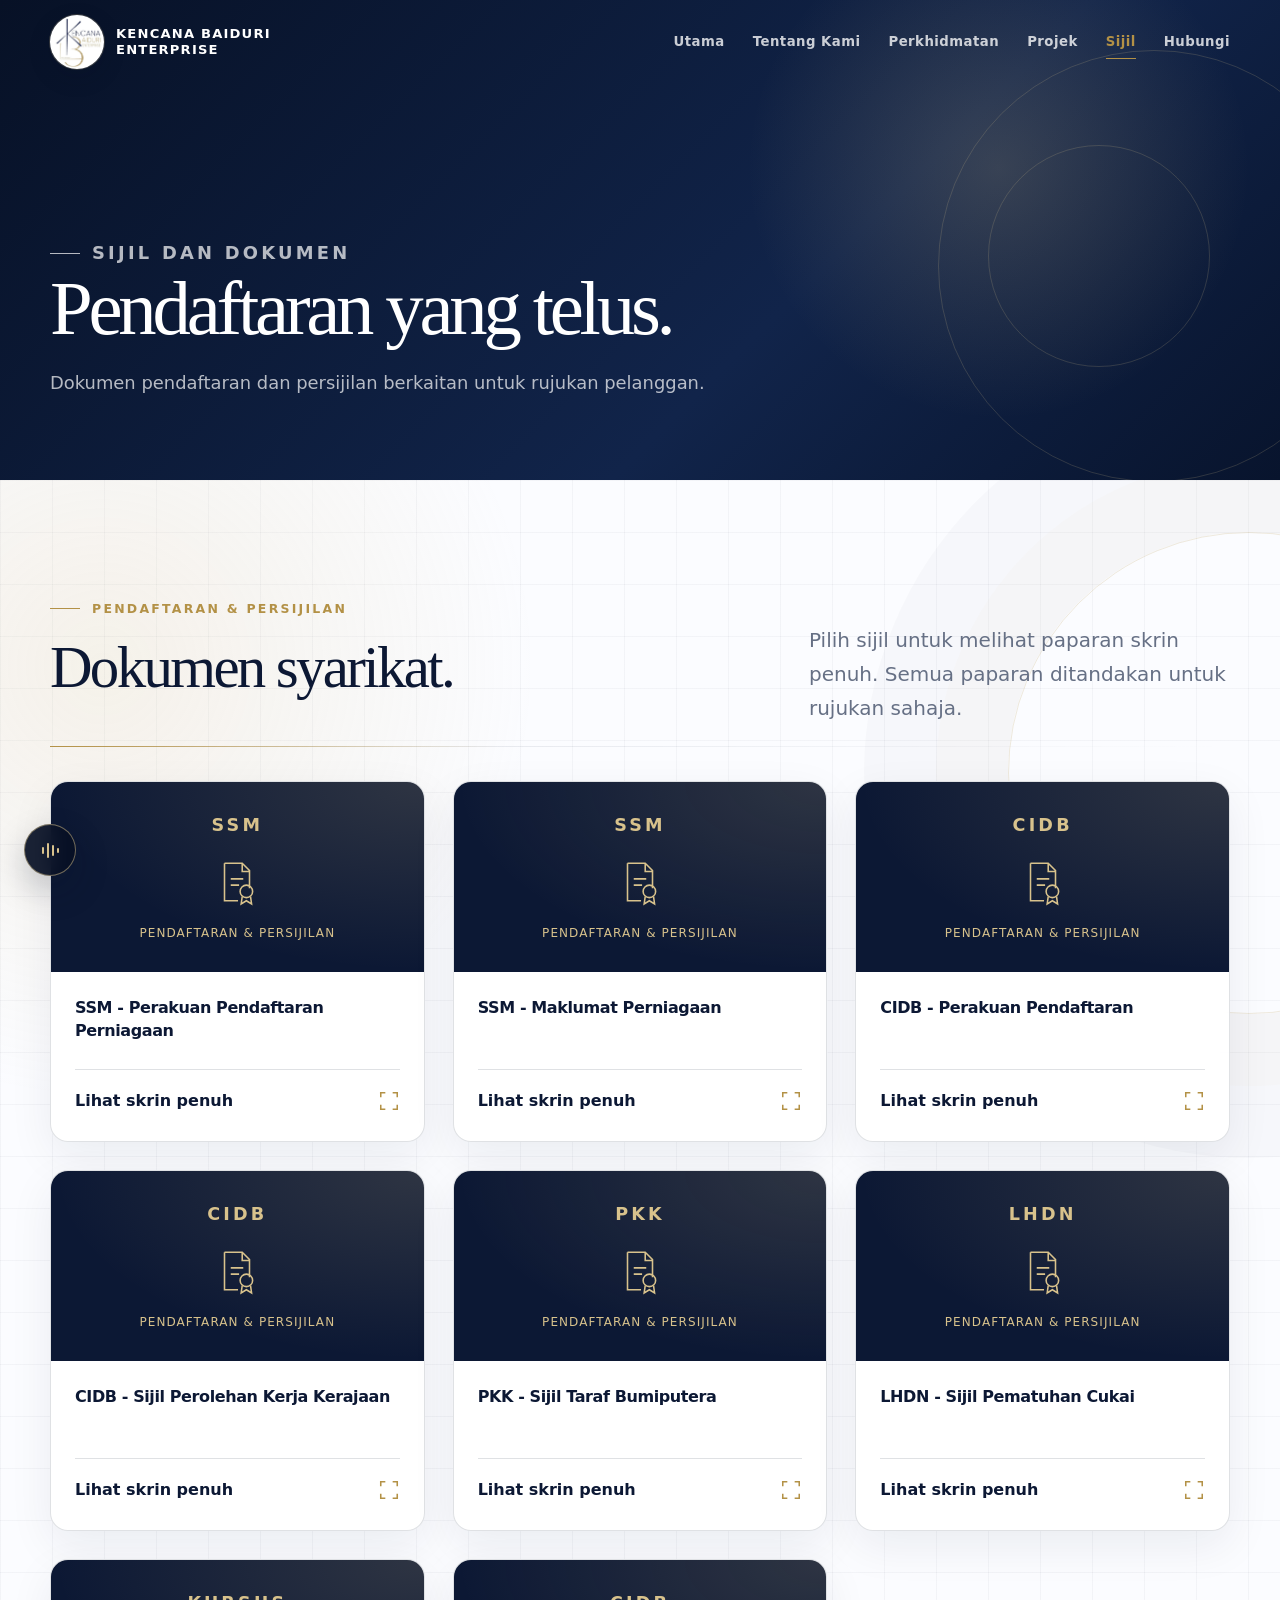
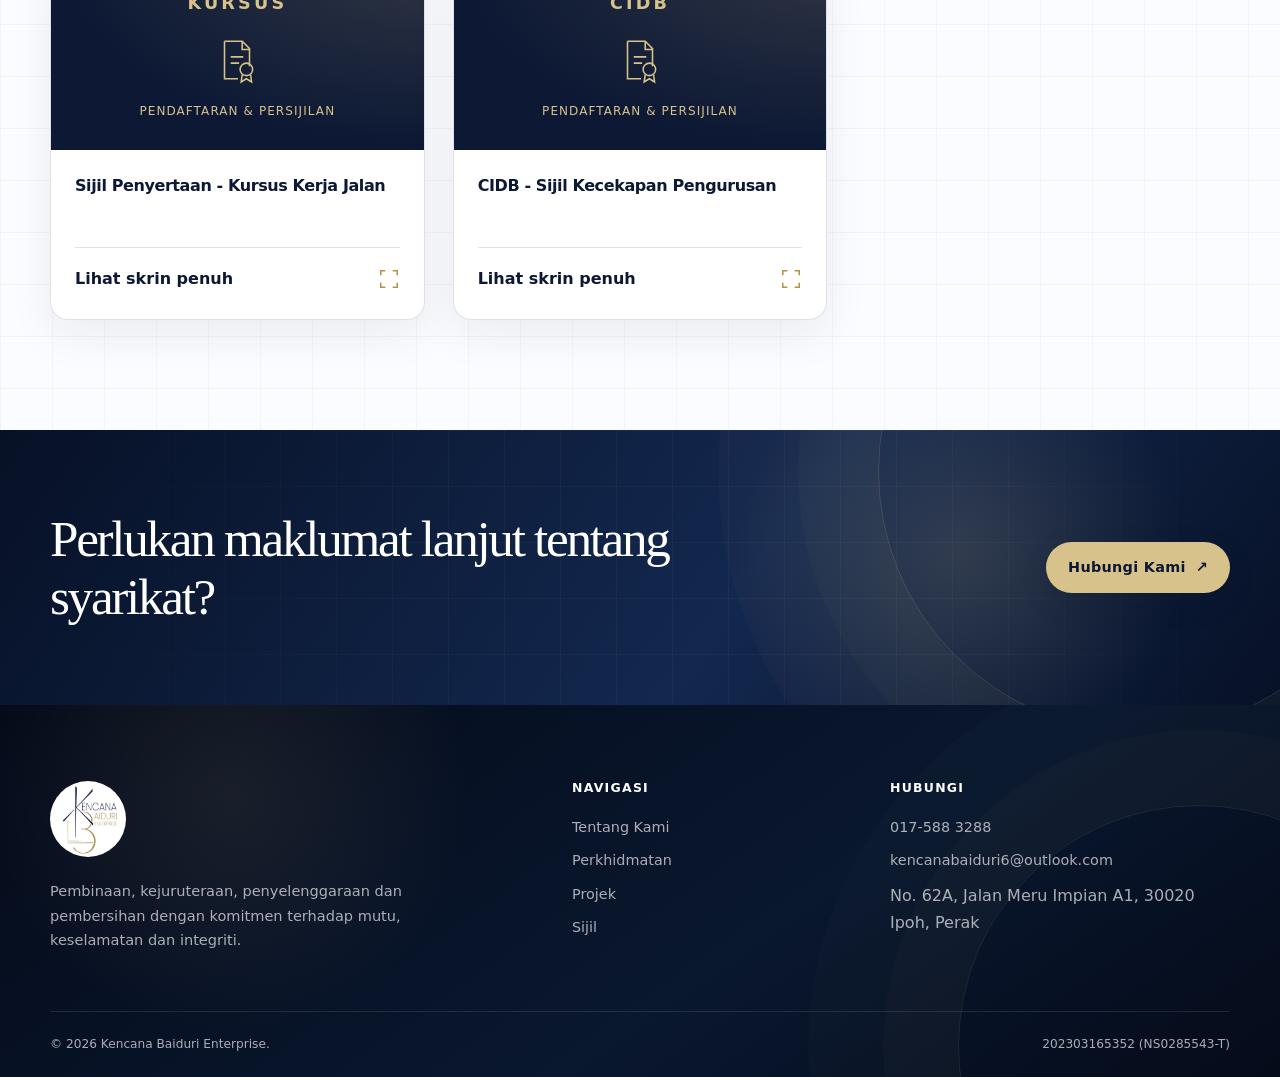
<file: sijil.html>
<!doctype html>
<html lang="ms">
<head>
  <meta charset="utf-8"><meta name="viewport" content="width=device-width, initial-scale=1">
  <meta name="description" content="Sijil dan dokumen pendaftaran Kencana Baiduri Enterprise untuk paparan rujukan.">
  <meta name="theme-color" content="#0c1834"><title>Sijil &amp; Dokumen | Kencana Baiduri Enterprise</title>
  <link rel="icon" type="image/png" href="assets/images/kencana-baiduri-logo-asal-rasmi.png"><link rel="stylesheet" href="assets/css/style.css?v=mobile-nav-3"><link rel="stylesheet" href="assets/css/documents.css?v=viewer-1"><script src="assets/js/main.js?v=bunga-melur-1" defer></script><script src="assets/js/documents.js?v=viewer-1" defer></script>
</head>
<body>
  <a class="skip-link" href="#kandungan">Langkau ke kandungan</a>
  <header class="site-header"><div class="container nav-wrap"><a class="brand" href="index.html" aria-label="Kencana Baiduri Enterprise - Utama"><img src="assets/images/kencana-baiduri-logo-asal-rasmi.png" alt="Logo rasmi Kencana Baiduri Enterprise"><span class="brand-text">Kencana Baiduri<br>Enterprise</span></a><button class="nav-toggle" type="button" aria-label="Buka menu" aria-expanded="false" aria-controls="main-menu"><span></span></button><nav class="nav-menu" id="main-menu" aria-label="Navigasi utama"><a href="index.html">Utama</a><a href="tentang.html">Tentang Kami</a><a href="perkhidmatan.html">Perkhidmatan</a><a href="projek.html">Projek</a><a href="sijil.html">Sijil</a><a href="hubungi.html">Hubungi</a></nav></div></header>
  <main id="kandungan">
    <section class="page-hero"><div class="container"><p class="eyebrow reveal">Sijil dan dokumen</p><h1 class="reveal reveal-delay-1">Pendaftaran yang telus.</h1><p class="reveal reveal-delay-2">Dokumen pendaftaran dan persijilan berkaitan untuk rujukan pelanggan.</p></div></section>
    <section class="section"><div class="container"><div class="section-heading reveal"><div><p class="eyebrow">Pendaftaran &amp; persijilan</p><h2>Dokumen syarikat.</h2></div><p class="lead">Pilih sijil untuk melihat paparan skrin penuh. Semua paparan ditandakan untuk rujukan sahaja.</p></div>
      <div class="document-grid">
        <article class="document-card certificate-card reveal">
          <div class="certificate-cover" aria-hidden="true"><span>SSM</span><svg viewBox="0 0 48 48" fill="none" stroke="currentColor" stroke-width="1.5"><path d="M12 6h17l7 7v17M29 6v8h7M12 6v36h13M18 21h12M18 27h8"/><circle cx="33" cy="33" r="6"/><path d="m29 38-1 7 5-3 5 3-1-7"/></svg><small>PENDAFTARAN &amp; PERSIJILAN</small></div>
          <div class="document-body"><h3>SSM - Perakuan Pendaftaran Perniagaan</h3><button class="certificate-open" type="button" data-certificate="assets/documents/dokumen-10.png" data-caption="SSM - Perakuan Pendaftaran Perniagaan" aria-haspopup="dialog" aria-controls="certificate-viewer">Lihat skrin penuh <svg viewBox="0 0 24 24" fill="none" stroke="currentColor" stroke-width="1.7" aria-hidden="true"><path d="M8 3H3v5m13-5h5v5M3 16v5h5m13-5v5h-5"/></svg></button></div>
        </article>
        <article class="document-card certificate-card reveal reveal-delay-1">
          <div class="certificate-cover" aria-hidden="true"><span>SSM</span><svg viewBox="0 0 48 48" fill="none" stroke="currentColor" stroke-width="1.5"><path d="M12 6h17l7 7v17M29 6v8h7M12 6v36h13M18 21h12M18 27h8"/><circle cx="33" cy="33" r="6"/><path d="m29 38-1 7 5-3 5 3-1-7"/></svg><small>PENDAFTARAN &amp; PERSIJILAN</small></div>
          <div class="document-body"><h3>SSM - Maklumat Perniagaan</h3><button class="certificate-open" type="button" data-certificate="assets/documents/dokumen-11.png" data-caption="SSM - Maklumat Perniagaan" aria-haspopup="dialog" aria-controls="certificate-viewer">Lihat skrin penuh <svg viewBox="0 0 24 24" fill="none" stroke="currentColor" stroke-width="1.7" aria-hidden="true"><path d="M8 3H3v5m13-5h5v5M3 16v5h5m13-5v5h-5"/></svg></button></div>
        </article>
        <article class="document-card certificate-card reveal reveal-delay-2">
          <div class="certificate-cover" aria-hidden="true"><span>CIDB</span><svg viewBox="0 0 48 48" fill="none" stroke="currentColor" stroke-width="1.5"><path d="M12 6h17l7 7v17M29 6v8h7M12 6v36h13M18 21h12M18 27h8"/><circle cx="33" cy="33" r="6"/><path d="m29 38-1 7 5-3 5 3-1-7"/></svg><small>PENDAFTARAN &amp; PERSIJILAN</small></div>
          <div class="document-body"><h3>CIDB - Perakuan Pendaftaran</h3><button class="certificate-open" type="button" data-certificate="assets/documents/dokumen-12.png" data-caption="CIDB - Perakuan Pendaftaran" aria-haspopup="dialog" aria-controls="certificate-viewer">Lihat skrin penuh <svg viewBox="0 0 24 24" fill="none" stroke="currentColor" stroke-width="1.7" aria-hidden="true"><path d="M8 3H3v5m13-5h5v5M3 16v5h5m13-5v5h-5"/></svg></button></div>
        </article>
        <article class="document-card certificate-card reveal">
          <div class="certificate-cover" aria-hidden="true"><span>CIDB</span><svg viewBox="0 0 48 48" fill="none" stroke="currentColor" stroke-width="1.5"><path d="M12 6h17l7 7v17M29 6v8h7M12 6v36h13M18 21h12M18 27h8"/><circle cx="33" cy="33" r="6"/><path d="m29 38-1 7 5-3 5 3-1-7"/></svg><small>PENDAFTARAN &amp; PERSIJILAN</small></div>
          <div class="document-body"><h3>CIDB - Sijil Perolehan Kerja Kerajaan</h3><button class="certificate-open" type="button" data-certificate="assets/documents/dokumen-13.png" data-caption="CIDB - Sijil Perolehan Kerja Kerajaan" aria-haspopup="dialog" aria-controls="certificate-viewer">Lihat skrin penuh <svg viewBox="0 0 24 24" fill="none" stroke="currentColor" stroke-width="1.7" aria-hidden="true"><path d="M8 3H3v5m13-5h5v5M3 16v5h5m13-5v5h-5"/></svg></button></div>
        </article>
        <article class="document-card certificate-card reveal reveal-delay-1">
          <div class="certificate-cover" aria-hidden="true"><span>PKK</span><svg viewBox="0 0 48 48" fill="none" stroke="currentColor" stroke-width="1.5"><path d="M12 6h17l7 7v17M29 6v8h7M12 6v36h13M18 21h12M18 27h8"/><circle cx="33" cy="33" r="6"/><path d="m29 38-1 7 5-3 5 3-1-7"/></svg><small>PENDAFTARAN &amp; PERSIJILAN</small></div>
          <div class="document-body"><h3>PKK - Sijil Taraf Bumiputera</h3><button class="certificate-open" type="button" data-certificate="assets/documents/dokumen-14.png" data-caption="PKK - Sijil Taraf Bumiputera" aria-haspopup="dialog" aria-controls="certificate-viewer">Lihat skrin penuh <svg viewBox="0 0 24 24" fill="none" stroke="currentColor" stroke-width="1.7" aria-hidden="true"><path d="M8 3H3v5m13-5h5v5M3 16v5h5m13-5v5h-5"/></svg></button></div>
        </article>
        <article class="document-card certificate-card reveal reveal-delay-2">
          <div class="certificate-cover" aria-hidden="true"><span>LHDN</span><svg viewBox="0 0 48 48" fill="none" stroke="currentColor" stroke-width="1.5"><path d="M12 6h17l7 7v17M29 6v8h7M12 6v36h13M18 21h12M18 27h8"/><circle cx="33" cy="33" r="6"/><path d="m29 38-1 7 5-3 5 3-1-7"/></svg><small>PENDAFTARAN &amp; PERSIJILAN</small></div>
          <div class="document-body"><h3>LHDN - Sijil Pematuhan Cukai</h3><button class="certificate-open" type="button" data-certificate="assets/documents/dokumen-15.png" data-caption="LHDN - Sijil Pematuhan Cukai" aria-haspopup="dialog" aria-controls="certificate-viewer">Lihat skrin penuh <svg viewBox="0 0 24 24" fill="none" stroke="currentColor" stroke-width="1.7" aria-hidden="true"><path d="M8 3H3v5m13-5h5v5M3 16v5h5m13-5v5h-5"/></svg></button></div>
        </article>
        <article class="document-card certificate-card reveal">
          <div class="certificate-cover" aria-hidden="true"><span>KURSUS</span><svg viewBox="0 0 48 48" fill="none" stroke="currentColor" stroke-width="1.5"><path d="M12 6h17l7 7v17M29 6v8h7M12 6v36h13M18 21h12M18 27h8"/><circle cx="33" cy="33" r="6"/><path d="m29 38-1 7 5-3 5 3-1-7"/></svg><small>PENDAFTARAN &amp; PERSIJILAN</small></div>
          <div class="document-body"><h3>Sijil Penyertaan - Kursus Kerja Jalan</h3><button class="certificate-open" type="button" data-certificate="assets/documents/dokumen-17.png" data-caption="Sijil Penyertaan - Kursus Kerja Jalan" aria-haspopup="dialog" aria-controls="certificate-viewer">Lihat skrin penuh <svg viewBox="0 0 24 24" fill="none" stroke="currentColor" stroke-width="1.7" aria-hidden="true"><path d="M8 3H3v5m13-5h5v5M3 16v5h5m13-5v5h-5"/></svg></button></div>
        </article>
        <article class="document-card certificate-card reveal reveal-delay-1">
          <div class="certificate-cover" aria-hidden="true"><span>CIDB</span><svg viewBox="0 0 48 48" fill="none" stroke="currentColor" stroke-width="1.5"><path d="M12 6h17l7 7v17M29 6v8h7M12 6v36h13M18 21h12M18 27h8"/><circle cx="33" cy="33" r="6"/><path d="m29 38-1 7 5-3 5 3-1-7"/></svg><small>PENDAFTARAN &amp; PERSIJILAN</small></div>
          <div class="document-body"><h3>CIDB - Sijil Kecekapan Pengurusan</h3><button class="certificate-open" type="button" data-certificate="assets/documents/dokumen-18.png" data-caption="CIDB - Sijil Kecekapan Pengurusan" aria-haspopup="dialog" aria-controls="certificate-viewer">Lihat skrin penuh <svg viewBox="0 0 24 24" fill="none" stroke="currentColor" stroke-width="1.7" aria-hidden="true"><path d="M8 3H3v5m13-5h5v5M3 16v5h5m13-5v5h-5"/></svg></button></div>
        </article>
      </div>
      <noscript><p class="certificate-notice">Aktifkan JavaScript untuk melihat sijil dalam paparan skrin penuh.</p></noscript>
    </div></section>
    <section class="cta-band"><div class="container cta-wrap reveal"><h2>Perlukan maklumat lanjut tentang syarikat?</h2><a class="btn btn-primary" href="hubungi.html">Hubungi Kami <span aria-hidden="true">&#8599;</span></a></div></section>
  </main>
  <footer class="site-footer"><div class="container footer-main"><div class="footer-brand"><img src="assets/images/kencana-baiduri-logo-asal-rasmi.png" alt="Logo rasmi Kencana Baiduri Enterprise" loading="lazy"><p>Pembinaan, kejuruteraan, penyelenggaraan dan pembersihan dengan komitmen terhadap mutu, keselamatan dan integriti.</p></div><div><h2 class="footer-heading">Navigasi</h2><div class="footer-links"><a href="tentang.html">Tentang Kami</a><a href="perkhidmatan.html">Perkhidmatan</a><a href="projek.html">Projek</a><a href="sijil.html">Sijil</a></div></div><div><h2 class="footer-heading">Hubungi</h2><div class="footer-links"><a href="tel:+60175883288">017-588 3288</a><a href="mailto:kencanabaiduri6@outlook.com">kencanabaiduri6@outlook.com</a><span>No. 62A, Jalan Meru Impian A1, 30020 Ipoh, Perak</span></div></div></div><div class="container footer-bottom"><span>&copy; <span data-year></span> Kencana Baiduri Enterprise.</span><span>202303165352 (NS0285543-T)</span></div></footer>
  <div class="floating-contact" aria-label="Hubungi segera"><button class="float-btn back-top" type="button" aria-label="Kembali ke atas">&#8593;</button><a class="float-btn" href="https://wa.me/60175883288" target="_blank" rel="noopener" aria-label="WhatsApp">WA</a><a class="float-btn" href="tel:+60175883288" aria-label="Telefon">TEL</a><a class="float-btn" href="mailto:kencanabaiduri6@outlook.com" aria-label="E-mel">EM</a></div>

  <dialog class="certificate-viewer" id="certificate-viewer" aria-labelledby="certificate-title" aria-describedby="certificate-reference">
    <header class="certificate-toolbar"><div><p class="certificate-kicker">SIJIL SYARIKAT</p><h2 id="certificate-title">Paparan sijil</h2></div><button class="certificate-control certificate-close" type="button" aria-label="Tutup paparan sijil" autofocus><svg viewBox="0 0 24 24" fill="none" stroke="currentColor" stroke-width="1.8" aria-hidden="true"><path d="m6 6 12 12M6 18 18 6"/></svg></button></header>
    <div class="certificate-viewport" tabindex="0" aria-label="Kawasan paparan sijil. Gunakan Besarkan untuk membaca butiran.">
      <p class="certificate-status" role="status" aria-live="polite">Memuatkan sijil…</p>
      <div class="certificate-sheet" hidden><canvas class="certificate-canvas" role="img" aria-label="Sijil syarikat untuk rujukan sahaja">Sijil syarikat untuk rujukan sahaja.</canvas></div>
    </div>
    <footer class="certificate-footer"><p id="certificate-reference">KENCANA BAIDURI ENTERPRISE · UNTUK RUJUKAN SAHAJA</p><div class="certificate-controls"><button class="certificate-control certificate-prev" type="button" aria-label="Sijil sebelumnya"><svg viewBox="0 0 24 24" fill="none" stroke="currentColor" stroke-width="1.8" aria-hidden="true"><path d="m14 6-6 6 6 6"/></svg></button><span class="certificate-count" aria-live="polite"></span><button class="certificate-control certificate-next" type="button" aria-label="Sijil seterusnya"><svg viewBox="0 0 24 24" fill="none" stroke="currentColor" stroke-width="1.8" aria-hidden="true"><path d="m10 6 6 6-6 6"/></svg></button><button class="certificate-control certificate-zoom" type="button" aria-pressed="false">Besarkan</button></div></footer>
  </dialog>
</body>
</html>
</file>
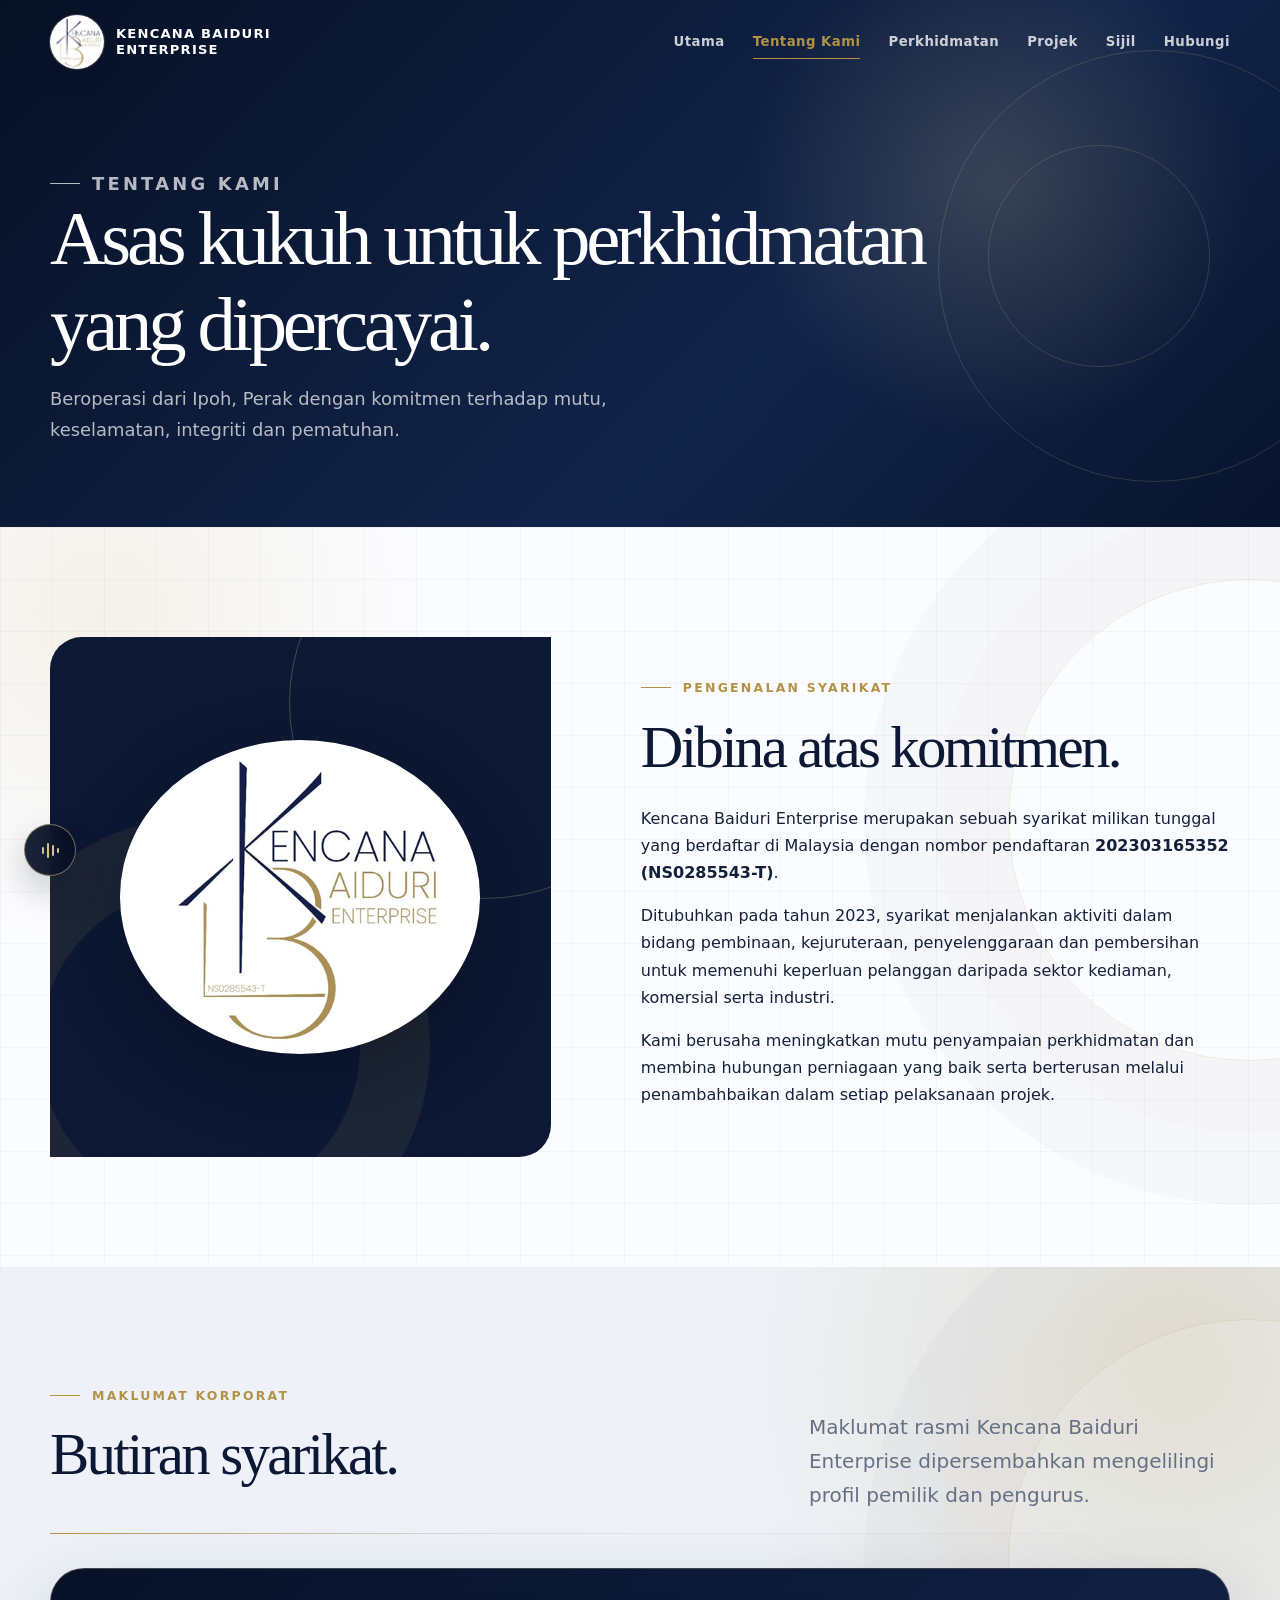
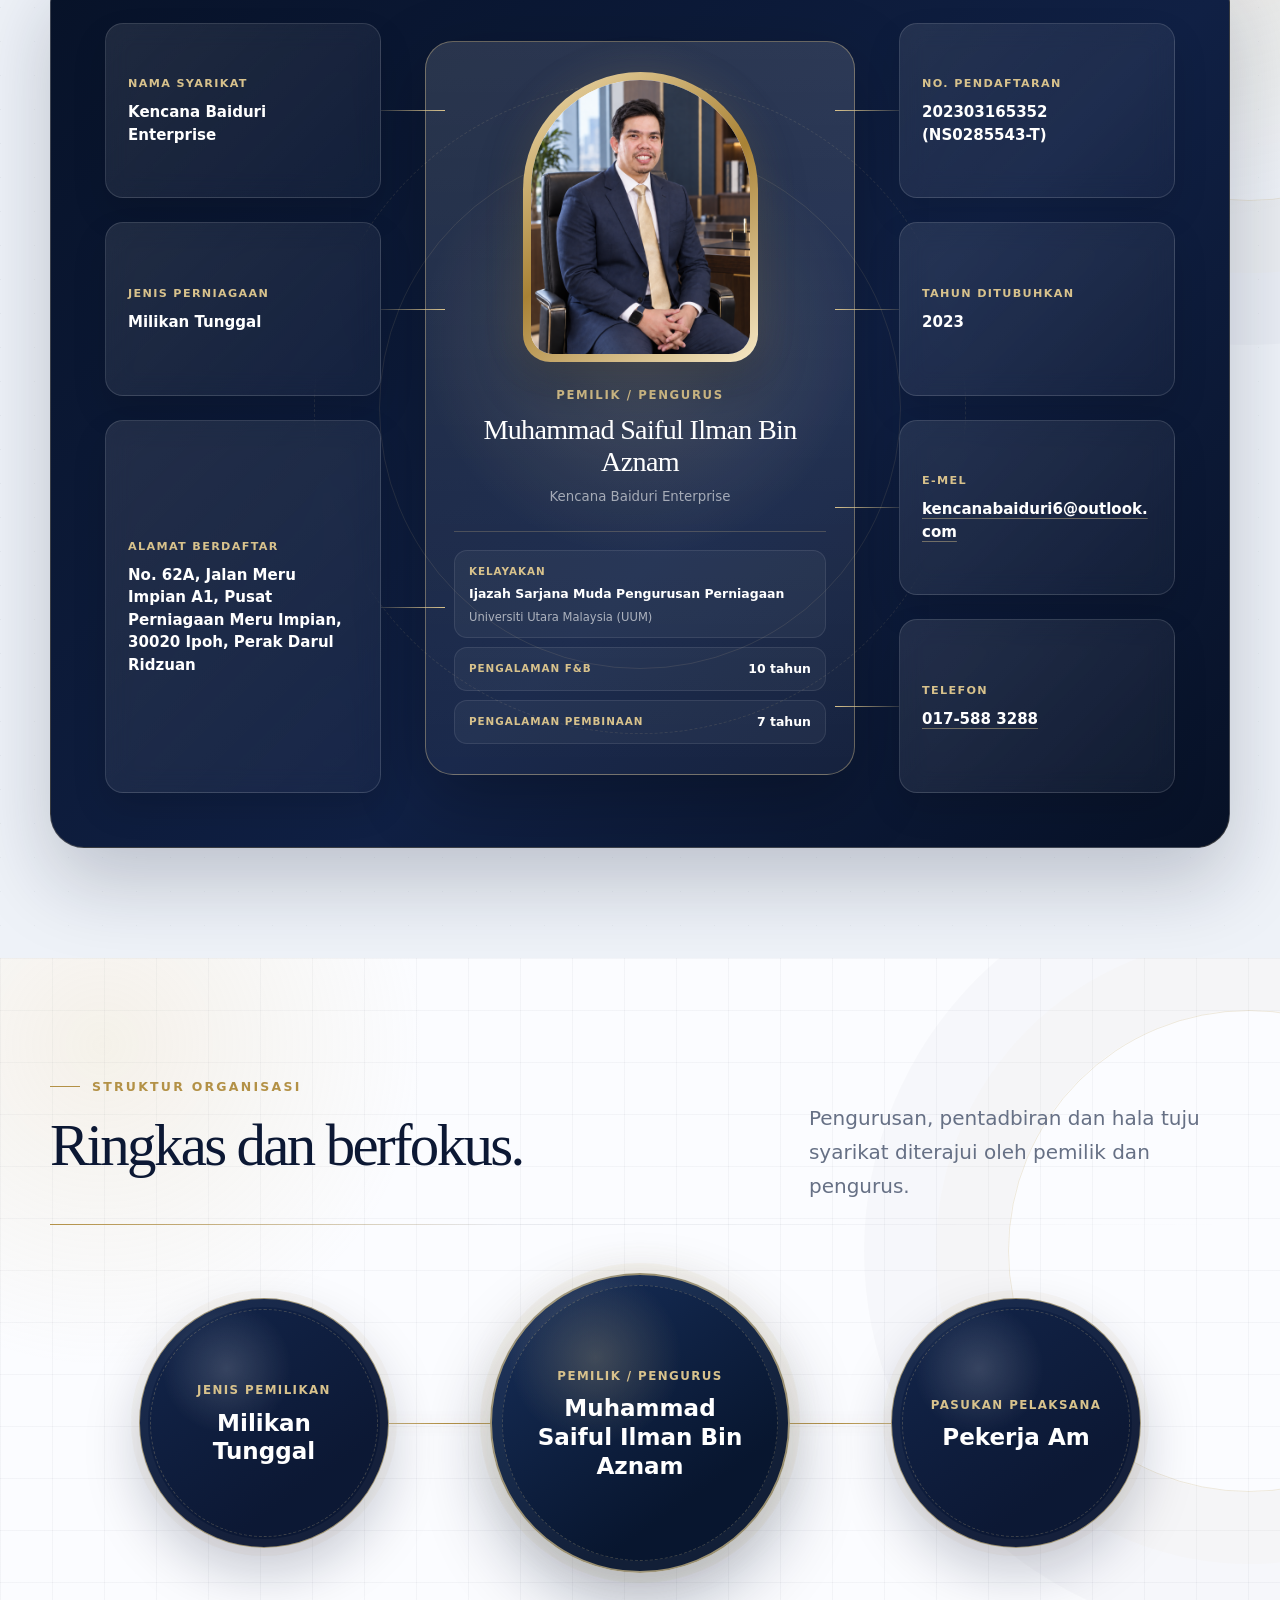
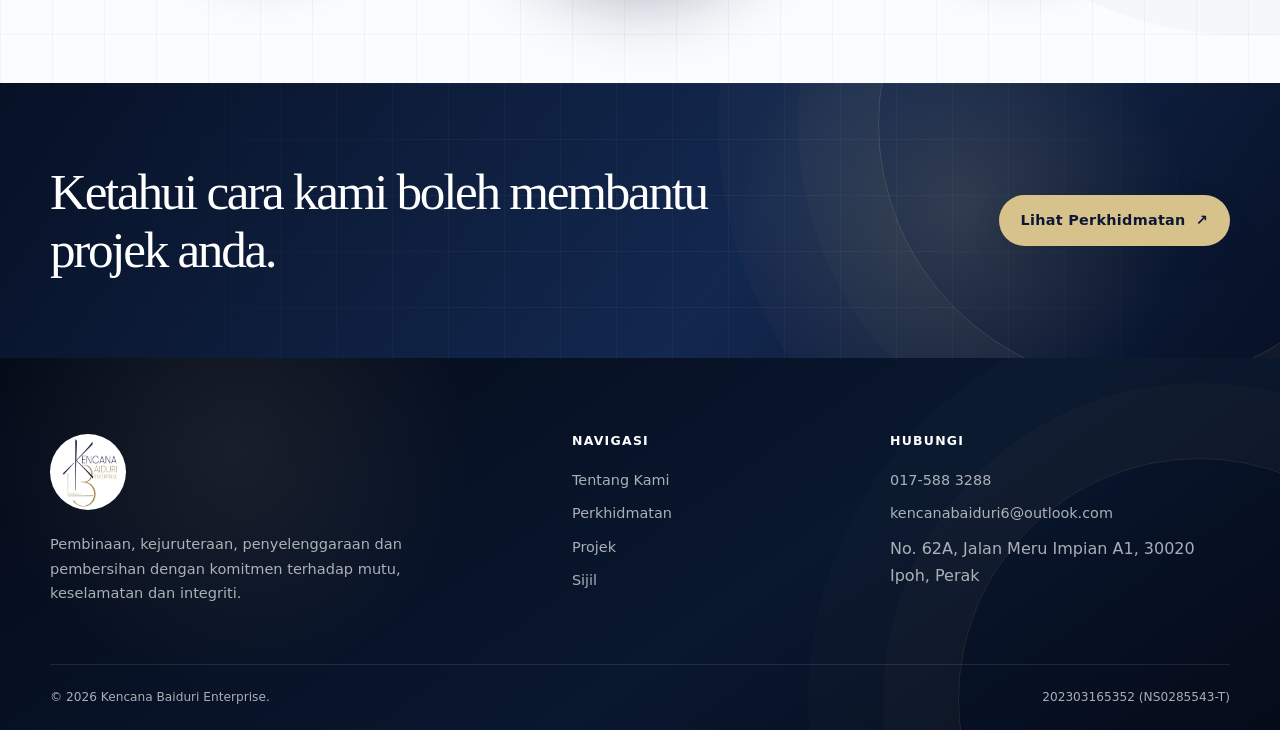
<file: tentang.html>
<!doctype html>
<html lang="ms">
<head>
  <meta charset="utf-8"><meta name="viewport" content="width=device-width, initial-scale=1">
  <meta name="description" content="Kenali latar belakang, maklumat korporat dan struktur organisasi Kencana Baiduri Enterprise.">
  <meta name="theme-color" content="#0c1834"><title>Tentang Kami | Kencana Baiduri Enterprise</title>
  <link rel="icon" type="image/png" href="assets/images/kencana-baiduri-logo-asal-rasmi.png"><link rel="stylesheet" href="assets/css/style.css?v=profil-pengurusan-3"><script src="assets/js/main.js?v=bunga-melur-1" defer></script>
</head>
<body>
  <a class="skip-link" href="#kandungan">Langkau ke kandungan</a>
  <header class="site-header"><div class="container nav-wrap"><a class="brand" href="index.html" aria-label="Kencana Baiduri Enterprise - Utama"><img src="assets/images/kencana-baiduri-logo-asal-rasmi.png" alt="Logo rasmi Kencana Baiduri Enterprise"><span class="brand-text">Kencana Baiduri<br>Enterprise</span></a><button class="nav-toggle" type="button" aria-label="Buka menu" aria-expanded="false" aria-controls="main-menu"><span></span></button><nav class="nav-menu" id="main-menu" aria-label="Navigasi utama"><a href="index.html">Utama</a><a href="tentang.html">Tentang Kami</a><a href="perkhidmatan.html">Perkhidmatan</a><a href="projek.html">Projek</a><a href="sijil.html">Sijil</a><a href="hubungi.html">Hubungi</a></nav></div></header>
  <main id="kandungan">
    <section class="page-hero"><div class="container"><p class="eyebrow reveal">Tentang kami</p><h1 class="reveal reveal-delay-1">Asas kukuh untuk perkhidmatan yang dipercayai.</h1><p class="reveal reveal-delay-2">Beroperasi dari Ipoh, Perak dengan komitmen terhadap mutu, keselamatan, integriti dan pematuhan.</p></div></section>
    <section class="section"><div class="container split">
      <div class="brand-panel reveal"><img src="assets/images/kencana-baiduri-logo-asal-rasmi.png" alt="Logo rasmi Kencana Baiduri Enterprise" loading="lazy"></div>
      <div class="reveal reveal-delay-1"><p class="eyebrow">Pengenalan syarikat</p><h2>Dibina atas komitmen.</h2><p>Kencana Baiduri Enterprise merupakan sebuah syarikat milikan tunggal yang berdaftar di Malaysia dengan nombor pendaftaran <strong>202303165352 (NS0285543-T)</strong>.</p><p>Ditubuhkan pada tahun 2023, syarikat menjalankan aktiviti dalam bidang pembinaan, kejuruteraan, penyelenggaraan dan pembersihan untuk memenuhi keperluan pelanggan daripada sektor kediaman, komersial serta industri.</p><p>Kami berusaha meningkatkan mutu penyampaian perkhidmatan dan membina hubungan perniagaan yang baik serta berterusan melalui penambahbaikan dalam setiap pelaksanaan projek.</p></div>
    </div></section>
    <section class="section section-soft company-profile-section"><div class="container"><div class="section-heading reveal"><div><p class="eyebrow">Maklumat korporat</p><h2>Butiran syarikat.</h2></div><p class="lead">Maklumat rasmi Kencana Baiduri Enterprise dipersembahkan mengelilingi profil pemilik dan pengurus.</p></div>
      <div class="company-profile-stage reveal" aria-label="Profil pemilik dan butiran syarikat">
        <article class="company-profile-core">
          <div class="founder-photo-shell">
            <div class="founder-photo">
              <img src="assets/images/potret-pengurusan-tanpa-songkok.png" alt="Potret Muhammad Saiful Ilman Bin Aznam" width="1024" height="1536" loading="lazy" decoding="async">
            </div>
          </div>
          <p>Pemilik / Pengurus</p>
          <h3>Muhammad Saiful Ilman Bin Aznam</h3>
          <small>Kencana Baiduri Enterprise</small>
          <ul class="founder-credentials" aria-label="Kelayakan dan pengalaman pemilik">
            <li><span>Kelayakan</span><strong>Ijazah Sarjana Muda Pengurusan Perniagaan</strong><small>Universiti Utara Malaysia (UUM)</small></li>
            <li><span>Pengalaman F&amp;B</span><strong>10 tahun</strong></li>
            <li><span>Pengalaman pembinaan</span><strong>7 tahun</strong></li>
          </ul>
        </article>
        <dl class="company-detail-orbit">
          <div class="company-detail detail-name"><dt>Nama syarikat</dt><dd>Kencana Baiduri Enterprise</dd></div>
          <div class="company-detail detail-register"><dt>No. pendaftaran</dt><dd>202303165352<br>(NS0285543-T)</dd></div>
          <div class="company-detail detail-type"><dt>Jenis perniagaan</dt><dd>Milikan Tunggal</dd></div>
          <div class="company-detail detail-year"><dt>Tahun ditubuhkan</dt><dd>2023</dd></div>
          <div class="company-detail detail-address"><dt>Alamat berdaftar</dt><dd>No. 62A, Jalan Meru Impian A1, Pusat Perniagaan Meru Impian, 30020 Ipoh, Perak Darul Ridzuan</dd></div>
          <div class="company-detail detail-email"><dt>E-mel</dt><dd><a href="mailto:kencanabaiduri6@outlook.com">kencanabaiduri6@outlook.com</a></dd></div>
          <div class="company-detail detail-phone"><dt>Telefon</dt><dd><a href="tel:+60175883288">017-588 3288</a></dd></div>
        </dl>
      </div>
    </div></section>
    <section class="section"><div class="container"><div class="section-heading reveal"><div><p class="eyebrow">Struktur organisasi</p><h2>Ringkas dan berfokus.</h2></div><p class="lead">Pengurusan, pentadbiran dan hala tuju syarikat diterajui oleh pemilik dan pengurus.</p></div>
      <div class="org-chart reveal"><div class="org-node"><span>Jenis pemilikan</span><strong>Milikan Tunggal</strong></div><div class="org-node"><span>Pemilik / Pengurus</span><strong>Muhammad Saiful Ilman Bin Aznam</strong></div><div class="org-node"><span>Pasukan pelaksana</span><strong>Pekerja Am</strong></div></div>
    </div></section>
    <section class="cta-band"><div class="container cta-wrap reveal"><h2>Ketahui cara kami boleh membantu projek anda.</h2><a class="btn btn-primary" href="perkhidmatan.html">Lihat Perkhidmatan <span aria-hidden="true">&#8599;</span></a></div></section>
  </main>
  <footer class="site-footer"><div class="container footer-main"><div class="footer-brand"><img src="assets/images/kencana-baiduri-logo-asal-rasmi.png" alt="Logo rasmi Kencana Baiduri Enterprise" loading="lazy"><p>Pembinaan, kejuruteraan, penyelenggaraan dan pembersihan dengan komitmen terhadap mutu, keselamatan dan integriti.</p></div><div><h2 class="footer-heading">Navigasi</h2><div class="footer-links"><a href="tentang.html">Tentang Kami</a><a href="perkhidmatan.html">Perkhidmatan</a><a href="projek.html">Projek</a><a href="sijil.html">Sijil</a></div></div><div><h2 class="footer-heading">Hubungi</h2><div class="footer-links"><a href="tel:+60175883288">017-588 3288</a><a href="mailto:kencanabaiduri6@outlook.com">kencanabaiduri6@outlook.com</a><span>No. 62A, Jalan Meru Impian A1, 30020 Ipoh, Perak</span></div></div></div><div class="container footer-bottom"><span>&copy; <span data-year></span> Kencana Baiduri Enterprise.</span><span>202303165352 (NS0285543-T)</span></div></footer>
  <div class="floating-contact" aria-label="Hubungi segera"><button class="float-btn back-top" type="button" aria-label="Kembali ke atas">&#8593;</button><a class="float-btn" href="https://wa.me/60175883288" target="_blank" rel="noopener" aria-label="WhatsApp">WA</a><a class="float-btn" href="tel:+60175883288" aria-label="Telefon">TEL</a><a class="float-btn" href="mailto:kencanabaiduri6@outlook.com" aria-label="E-mel">EM</a></div>
</body>
</html>
</file>
<file: assets/css/style.css>
:root {
  --navy: #0c1834;
  --navy-soft: #162748;
  --navy-pale: #e9edf4;
  --gold: #b39146;
  --gold-light: #d8c28c;
  --ivory: #f7f5ef;
  --white: #ffffff;
  --ink: #142039;
  --muted: #667085;
  --line: rgba(12, 24, 52, 0.13);
  --shadow: 0 24px 70px rgba(12, 24, 52, 0.11);
  --container: min(1180px, calc(100% - 40px));
  --radius: 22px;
  --transition: 240ms cubic-bezier(.2, .8, .2, 1);
}

* {
  box-sizing: border-box;
}

html {
  scroll-behavior: smooth;
}

body {
  margin: 0;
  color: var(--ink);
  background: var(--white);
  font-family: Inter, ui-sans-serif, system-ui, -apple-system, BlinkMacSystemFont, "Segoe UI", sans-serif;
  font-size: 16px;
  line-height: 1.7;
  -webkit-font-smoothing: antialiased;
}

.scroll-progress {
  position: fixed;
  z-index: 500;
  top: 0;
  left: 0;
  width: 0;
  height: 3px;
  background: linear-gradient(90deg, var(--gold), #f0ddb0, var(--gold));
  box-shadow: 0 0 18px rgba(216, 194, 140, 0.65);
  pointer-events: none;
  transition: width 80ms linear;
}

body.nav-open,
body.lightbox-open {
  overflow: hidden;
}

body.nav-open {
  position: fixed;
  top: var(--nav-scroll-offset, 0px);
  left: 0;
  right: 0;
  width: 100%;
}

body.nav-open .site-header {
  background: var(--white);
}

body.nav-open .floating-contact,
body.nav-open .music-control {
  visibility: hidden;
  pointer-events: none;
}

body.nav-open .site-header .brand-text,
body.nav-open .site-header .nav-toggle {
  color: var(--navy);
}

body.nav-open .site-header .nav-toggle {
  border-color: var(--line);
}

img {
  max-width: 100%;
  display: block;
}

[hidden] {
  display: none !important;
}

a {
  color: inherit;
  text-decoration: none;
}

:focus-visible {
  outline: 3px solid var(--gold-light);
  outline-offset: 4px;
}

button,
a {
  -webkit-tap-highlight-color: transparent;
}

button,
input,
textarea,
select {
  font: inherit;
}

.skip-link {
  position: fixed;
  z-index: 1000;
  top: 10px;
  left: 10px;
  padding: 10px 16px;
  color: var(--white);
  background: var(--navy);
  border-radius: 8px;
  transform: translateY(-140%);
}

.skip-link:focus {
  transform: translateY(0);
}

.container {
  width: var(--container);
  margin-inline: auto;
}

.section {
  position: relative;
  isolation: isolate;
  padding: 110px 0;
  background-color: #fbfcff;
  background-image:
    radial-gradient(circle at 8% 12%, rgba(216, 194, 140, 0.19), transparent 24%),
    linear-gradient(rgba(12, 24, 52, 0.035) 1px, transparent 1px),
    linear-gradient(90deg, rgba(12, 24, 52, 0.035) 1px, transparent 1px);
  background-size: auto, 52px 52px, 52px 52px;
  overflow: hidden;
}

.section::before {
  position: absolute;
  z-index: -1;
  top: 52px;
  right: -210px;
  width: 480px;
  height: 480px;
  border: 1px solid rgba(179, 145, 70, 0.18);
  border-radius: 50%;
  content: "";
  box-shadow: 0 0 0 72px rgba(216, 194, 140, 0.035), 0 0 0 144px rgba(12, 24, 52, 0.018);
  pointer-events: none;
}

.section > .container {
  position: relative;
  z-index: 1;
}

.section-soft {
  background-color: #eef2f8;
  background-image:
    radial-gradient(circle at 92% 8%, rgba(179, 145, 70, 0.2), transparent 27%),
    linear-gradient(125deg, rgba(12, 24, 52, 0.045) 0 1px, transparent 1px 100%);
  background-size: auto, 34px 34px;
}

.eyebrow {
  display: inline-flex;
  align-items: center;
  gap: 12px;
  margin: 0 0 18px;
  color: var(--gold);
  font-size: 0.78rem;
  font-weight: 750;
  letter-spacing: 0.18em;
  line-height: 1.4;
  text-transform: uppercase;
}

.eyebrow::before {
  width: 30px;
  height: 1px;
  content: "";
  background: currentColor;
}

h1,
h2,
h3,
p {
  margin-top: 0;
}

h1,
h2,
h3 {
  color: var(--navy);
  font-family: Georgia, "Times New Roman", serif;
  font-weight: 400;
  line-height: 1.12;
}

h1 {
  font-size: clamp(3.3rem, 7vw, 6.5rem);
  letter-spacing: -0.055em;
}

h2 {
  margin-bottom: 24px;
  font-size: clamp(2.35rem, 4.6vw, 4.25rem);
  letter-spacing: -0.045em;
}

h3 {
  font-size: 1.6rem;
  letter-spacing: -0.025em;
}

.lead {
  max-width: 760px;
  color: var(--muted);
  font-size: clamp(1.05rem, 1.6vw, 1.25rem);
}

.section-heading {
  display: grid;
  grid-template-columns: minmax(0, 0.9fr) minmax(260px, 0.55fr);
  gap: 70px;
  align-items: end;
  margin-bottom: 56px;
}

.section-heading > * {
  margin-bottom: 0;
}

.btn {
  min-height: 50px;
  display: inline-flex;
  align-items: center;
  justify-content: center;
  gap: 10px;
  padding: 12px 21px;
  border: 1px solid transparent;
  border-radius: 999px;
  cursor: pointer;
  font-size: 0.9rem;
  font-weight: 750;
  letter-spacing: 0.02em;
  transition: transform var(--transition), background var(--transition), color var(--transition), border-color var(--transition);
}

.btn:hover {
  transform: translateY(-2px);
}

.btn-primary {
  color: var(--navy);
  background: var(--gold-light);
}

.btn-primary:hover {
  background: #e5d5ad;
}

.btn-outline {
  color: var(--white);
  border-color: rgba(255, 255, 255, 0.42);
  background: rgba(255, 255, 255, 0.05);
  backdrop-filter: blur(8px);
}

.btn-outline:hover {
  border-color: var(--gold-light);
  color: var(--gold-light);
}

.btn-dark {
  color: var(--white);
  background: var(--navy);
}

.btn-dark:hover {
  background: var(--navy-soft);
}

.text-link {
  display: inline-flex;
  align-items: center;
  gap: 8px;
  color: var(--navy);
  font-weight: 750;
}

.text-link::after {
  content: "\2197";
  color: var(--gold);
  transition: transform var(--transition);
}

.text-link:hover::after {
  transform: translate(3px, -3px);
}

/* Header */
.site-header {
  position: fixed;
  z-index: 100;
  top: 0;
  left: 0;
  width: 100%;
  border-bottom: 1px solid transparent;
  transition: background var(--transition), border-color var(--transition), box-shadow var(--transition);
}

.site-header.scrolled,
.site-header.inner-header {
  border-color: rgba(12, 24, 52, 0.08);
  background: rgba(255, 255, 255, 0.94);
  box-shadow: 0 8px 30px rgba(12, 24, 52, 0.06);
  backdrop-filter: blur(16px);
}

.nav-wrap {
  min-height: 84px;
  display: flex;
  align-items: center;
  justify-content: space-between;
  gap: 30px;
}

.brand {
  position: relative;
  z-index: 102;
  display: inline-flex;
  align-items: center;
  gap: 12px;
}

.brand img {
  width: 54px;
  height: 54px;
  border-radius: 50%;
  object-fit: cover;
}

.brand-text {
  color: var(--white);
  font-size: 0.82rem;
  font-weight: 800;
  letter-spacing: 0.09em;
  line-height: 1.24;
  text-transform: uppercase;
}

.site-header.scrolled .brand-text,
.site-header.inner-header .brand-text {
  color: var(--navy);
}

.nav-menu {
  display: flex;
  align-items: center;
  gap: 28px;
}

.nav-menu a {
  position: relative;
  padding: 10px 0;
  color: rgba(255, 255, 255, 0.78);
  font-size: 0.83rem;
  font-weight: 720;
  letter-spacing: 0.035em;
}

.site-header.scrolled .nav-menu a,
.site-header.inner-header .nav-menu a {
  color: #43506a;
}

.nav-menu a::after {
  position: absolute;
  bottom: 4px;
  left: 0;
  width: 0;
  height: 1px;
  content: "";
  background: var(--gold);
  transition: width var(--transition);
}

.nav-menu a:hover,
.nav-menu a.active,
.site-header.scrolled .nav-menu a:hover,
.site-header.scrolled .nav-menu a.active,
.site-header.inner-header .nav-menu a:hover,
.site-header.inner-header .nav-menu a.active {
  color: var(--gold);
}

.nav-menu a:hover::after,
.nav-menu a.active::after {
  width: 100%;
}

.nav-toggle {
  position: relative;
  z-index: 102;
  width: 46px;
  height: 46px;
  display: none;
  align-items: center;
  justify-content: center;
  border: 1px solid rgba(255, 255, 255, 0.28);
  border-radius: 50%;
  color: var(--white);
  background: transparent;
  cursor: pointer;
}

.site-header.scrolled .nav-toggle,
.site-header.inner-header .nav-toggle {
  border-color: var(--line);
  color: var(--navy);
}

.nav-toggle span,
.nav-toggle span::before,
.nav-toggle span::after {
  width: 20px;
  height: 1.5px;
  display: block;
  content: "";
  background: currentColor;
  transition: transform var(--transition), opacity var(--transition);
}

.nav-toggle span::before {
  transform: translateY(-6px);
}

.nav-toggle span::after {
  transform: translateY(4.5px);
}

.nav-toggle[aria-expanded="true"] span {
  background: transparent;
}

.nav-toggle[aria-expanded="true"] span::before {
  background: var(--navy);
  transform: translateY(1px) rotate(45deg);
}

.nav-toggle[aria-expanded="true"] span::after {
  background: var(--navy);
  transform: translateY(-0.5px) rotate(-45deg);
}

/* Hero */
.hero {
  position: relative;
  min-height: 760px;
  height: auto;
  display: grid;
  align-items: center;
  color: var(--white);
  background-color: var(--navy);
  background-image: linear-gradient(90deg, rgba(5, 12, 28, 0.96) 0%, rgba(5, 12, 28, 0.82) 42%, rgba(5, 12, 28, 0.18) 75%), url("../images/hero-infrastructure.webp");
  background-position: center;
  background-size: cover;
  overflow: hidden;
  animation: hero-drift 16s ease-in-out infinite alternate;
}

@keyframes hero-drift {
  from { background-position: 50% center; }
  to { background-position: 54% center; }
}

.hero-content {
  max-width: 780px;
  padding: 160px 0 175px;
}

.hero .eyebrow {
  color: var(--gold-light);
}

.hero h1 {
  margin-bottom: 26px;
  color: var(--white);
}

.hero h1 em {
  color: var(--gold-light);
  background: linear-gradient(110deg, #b39146 0%, #f2e3b9 45%, #b39146 75%);
  background-size: 220% auto;
  -webkit-background-clip: text;
  background-clip: text;
  -webkit-text-fill-color: transparent;
  font-style: normal;
  animation: gold-flow 6s linear infinite;
}

@keyframes gold-flow {
  to { background-position: 220% center; }
}

.hero .eyebrow::before {
  transform-origin: left center;
  animation: line-pulse 2.8s ease-in-out infinite;
}

@keyframes line-pulse {
  0%, 100% { transform: scaleX(1); opacity: 0.7; }
  50% { transform: scaleX(1.65); opacity: 1; }
}

.hero .lead {
  max-width: 650px;
  margin-bottom: 34px;
  color: rgba(255, 255, 255, 0.73);
}

.hero-actions {
  display: flex;
  flex-wrap: wrap;
  gap: 12px;
}

.hero-stats {
  position: absolute;
  right: 0;
  bottom: 0;
  left: 0;
  display: grid;
  grid-template-columns: repeat(3, 1fr);
  border-top: 1px solid rgba(255, 255, 255, 0.16);
  background: rgba(7, 15, 33, 0.56);
  backdrop-filter: blur(14px);
}

.stat {
  padding: 23px 40px;
  border-right: 1px solid rgba(255, 255, 255, 0.13);
}

.stat:last-child {
  border-right: 0;
}

.stat strong,
.stat span {
  display: block;
}

.stat strong {
  color: var(--gold-light);
  font-family: Georgia, "Times New Roman", serif;
  font-size: 1.55rem;
  font-weight: 400;
}

.stat span {
  color: rgba(255, 255, 255, 0.67);
  font-size: 0.76rem;
  font-weight: 700;
  letter-spacing: 0.08em;
  text-transform: uppercase;
}

.page-hero {
  min-height: 480px;
  display: flex;
  align-items: flex-end;
  padding: 165px 0 82px;
  color: var(--white);
  background: var(--navy);
  overflow: hidden;
  position: relative;
}

.page-hero::before,
.page-hero::after {
  position: absolute;
  border: 1px solid rgba(216, 194, 140, 0.18);
  border-radius: 50%;
  content: "";
}

.page-hero::before {
  top: 50px;
  right: -90px;
  width: 430px;
  height: 430px;
  animation: orbit-slow 14s ease-in-out infinite alternate;
}

.page-hero::after {
  top: 145px;
  right: 70px;
  width: 220px;
  height: 220px;
  animation: orbit-slow 10s ease-in-out infinite alternate-reverse;
}

@keyframes orbit-slow {
  from { transform: translate3d(0, 0, 0) rotate(0); }
  to { transform: translate3d(-22px, 16px, 0) rotate(8deg); }
}

.page-hero .container {
  position: relative;
  z-index: 1;
}

.page-hero h1 {
  max-width: 900px;
  margin-bottom: 16px;
  color: var(--white);
  font-size: clamp(3.3rem, 6vw, 5.8rem);
}

.page-hero p {
  max-width: 670px;
  margin-bottom: 0;
  color: rgba(255, 255, 255, 0.7);
  font-size: 1.12rem;
}

/* Content blocks */
.split {
  display: grid;
  grid-template-columns: minmax(0, 0.85fr) minmax(320px, 1fr);
  gap: 90px;
  align-items: center;
}

.brand-panel {
  position: relative;
  min-height: 520px;
  display: grid;
  place-items: center;
  padding: 56px;
  border-radius: 32px 0 32px 0;
  background: var(--navy);
  overflow: hidden;
}

.brand-panel::before {
  position: absolute;
  top: -130px;
  right: -130px;
  width: 390px;
  height: 390px;
  border: 1px solid rgba(216, 194, 140, 0.28);
  border-radius: 50%;
  content: "";
}

.brand-panel::after {
  position: absolute;
  bottom: -120px;
  left: -80px;
  width: 320px;
  height: 320px;
  border: 70px solid rgba(179, 145, 70, 0.1);
  border-radius: 50%;
  content: "";
}

.brand-panel img {
  position: relative;
  z-index: 1;
  width: min(100%, 360px);
  border-radius: 50%;
  box-shadow: 0 24px 70px rgba(0, 0, 0, 0.25);
  animation: logo-float 6s ease-in-out infinite;
}

@keyframes logo-float {
  0%, 100% { transform: translateY(0); }
  50% { transform: translateY(-10px); }
}

.feature-list {
  margin: 32px 0;
  padding: 0;
  list-style: none;
}

.feature-list li {
  display: grid;
  grid-template-columns: 28px 1fr;
  gap: 12px;
  align-items: start;
  margin-bottom: 14px;
}

.feature-list li::before {
  width: 24px;
  height: 24px;
  display: grid;
  place-items: center;
  border-radius: 50%;
  color: var(--gold);
  background: rgba(179, 145, 70, 0.12);
  content: "\2713";
  font-size: 0.75rem;
  font-weight: 900;
}

.service-grid {
  display: grid;
  grid-template-columns: repeat(4, 1fr);
  border-top: 1px solid var(--line);
  border-left: 1px solid var(--line);
}

.service-card {
  position: relative;
  min-height: 360px;
  display: flex;
  flex-direction: column;
  padding: 38px 30px 32px;
  border-right: 1px solid var(--line);
  border-bottom: 1px solid var(--line);
  background: var(--white);
  transition: color var(--transition), background var(--transition), transform var(--transition);
  overflow: hidden;
}

.service-card::before {
  position: absolute;
  inset: -80% -35%;
  content: "";
  background: linear-gradient(115deg, transparent 42%, rgba(216, 194, 140, 0.16) 50%, transparent 58%);
  transform: translateX(-55%) rotate(8deg);
  transition: transform 750ms cubic-bezier(.2, .8, .2, 1);
  pointer-events: none;
}

.service-card:hover::before {
  transform: translateX(55%) rotate(8deg);
}

.service-card > * {
  position: relative;
  z-index: 1;
}

.service-card[id] {
  scroll-margin-top: 110px;
}

.service-card:hover {
  z-index: 2;
  color: var(--white);
  background: var(--navy);
  transform: translateY(-6px);
}

.service-card .number {
  margin-bottom: 70px;
  color: var(--gold);
  font-family: Georgia, "Times New Roman", serif;
  font-size: 1.05rem;
}

.service-card h3 {
  margin-bottom: 15px;
  transition: color var(--transition);
}

.service-card p {
  margin-bottom: 0;
  color: var(--muted);
  font-size: 0.92rem;
  transition: color var(--transition);
}

.service-card:hover h3,
.service-card:hover p {
  color: var(--white);
}

.service-card .arrow {
  width: 42px;
  height: 42px;
  display: grid;
  place-items: center;
  margin-top: auto;
  border: 1px solid var(--line);
  border-radius: 50%;
  color: var(--gold);
  transition: border-color var(--transition), transform var(--transition);
}

.service-card:hover .arrow {
  border-color: rgba(255, 255, 255, 0.3);
  transform: rotate(45deg);
}

.project-list {
  display: grid;
  gap: 18px;
}

.project-row {
  display: grid;
  grid-template-columns: 90px minmax(0, 1fr) 210px 160px;
  gap: 30px;
  align-items: center;
  padding: 30px 34px;
  border: 1px solid var(--line);
  border-radius: 16px;
  background: var(--white);
  transition: border-color var(--transition), box-shadow var(--transition), transform var(--transition);
}

.project-row:hover {
  border-color: rgba(179, 145, 70, 0.45);
  box-shadow: var(--shadow);
  transform: translateY(-3px);
}

.project-row .project-index {
  color: var(--gold);
  font-family: Georgia, "Times New Roman", serif;
  font-size: 2rem;
}

.project-row h3 {
  margin-bottom: 4px;
  font-family: inherit;
  font-size: 1rem;
  font-weight: 760;
  line-height: 1.5;
}

.project-row p,
.project-row span {
  margin-bottom: 0;
  color: var(--muted);
  font-size: 0.87rem;
}

.project-row .project-reference {
  margin-top: 7px;
  color: #78849a;
  font-size: 0.74rem;
  letter-spacing: 0.015em;
  overflow-wrap: anywhere;
}

.project-row .project-tag {
  display: inline-flex;
  width: fit-content;
  margin-bottom: 8px;
  padding: 5px 9px;
  border: 1px solid rgba(179, 145, 70, 0.3);
  border-radius: 999px;
  background: rgba(216, 194, 140, 0.12);
  color: #927126;
  font-size: 0.63rem;
  font-weight: 800;
  letter-spacing: 0.09em;
  line-height: 1;
  text-transform: uppercase;
}

.project-row-partner {
  background: linear-gradient(105deg, #fff 0%, #fff 72%, rgba(216, 194, 140, 0.09) 100%);
}

.project-value {
  color: var(--navy) !important;
  font-weight: 800;
  text-align: right;
}

.metrics {
  display: grid;
  grid-template-columns: repeat(3, minmax(0, 1fr));
  margin-top: 64px;
  border: 1px solid var(--line);
  border-radius: var(--radius);
  overflow: hidden;
}

.metric {
  min-width: 0;
  padding: clamp(24px, 2.4vw, 38px);
  border-right: 1px solid var(--line);
}

.metric:last-child {
  border-right: 0;
}

.metric strong,
.metric span {
  display: block;
}

.metric strong {
  color: var(--navy);
  font-family: Georgia, "Times New Roman", serif;
  font-size: clamp(1.8rem, 3.4vw, 3.15rem);
  font-weight: 400;
  line-height: 1.1;
  letter-spacing: -0.035em;
  white-space: nowrap;
  font-variant-numeric: tabular-nums lining-nums;
  background: linear-gradient(100deg, var(--navy), #384c73, var(--navy));
  background-size: 200% auto;
  -webkit-background-clip: text;
  background-clip: text;
  color: transparent;
  animation: metric-flow 8s linear infinite;
}

.metric:last-child strong {
  font-size: clamp(1.55rem, 2.5vw, 2.65rem);
}

.metric:nth-child(2) strong {
  font-size: clamp(1.35rem, 2.15vw, 2.25rem);
  white-space: normal;
}

@keyframes metric-flow {
  to { background-position: 200% center; }
}

.metric span {
  margin-top: 8px;
  color: var(--muted);
  font-size: 0.8rem;
  font-weight: 750;
  letter-spacing: 0.08em;
  text-transform: uppercase;
}

.gallery-grid {
  display: grid;
  grid-template-columns: repeat(12, minmax(0, 1fr));
  grid-auto-rows: 250px;
  gap: 16px;
}

.gallery-item {
  position: relative;
  aspect-ratio: auto;
  padding: 0;
  border: 0;
  border-radius: 16px;
  cursor: zoom-in;
  background: var(--navy);
  overflow: hidden;
}

.gallery-item:nth-child(1) { grid-column: span 5; }
.gallery-item:nth-child(2) { grid-column: span 3; }
.gallery-item:nth-child(3) { grid-column: span 4; }
.gallery-item:nth-child(4),
.gallery-item:nth-child(5),
.gallery-item:nth-child(6) { grid-column: span 4; }
.gallery-item:nth-child(7) { grid-column: span 7; }
.gallery-item:nth-child(8) { grid-column: span 5; }

.gallery-item img {
  width: 100%;
  height: 100%;
  object-fit: cover;
  transition: transform 600ms cubic-bezier(.2, .8, .2, 1), opacity var(--transition);
}

.gallery-item[data-crop="photo"] img {
  object-position: center bottom;
}

.gallery-item::after {
  position: absolute;
  inset: 0;
  content: "";
  background: linear-gradient(180deg, transparent 55%, rgba(5, 12, 28, 0.76));
  opacity: 0;
  transition: opacity var(--transition);
}

.gallery-item:hover img {
  transform: scale(1.045);
}

.gallery-item:hover::after {
  opacity: 1;
}

.document-grid {
  display: grid;
  grid-template-columns: repeat(3, 1fr);
  gap: 28px;
}

.document-card {
  border: 1px solid var(--line);
  border-radius: 18px;
  background: rgba(255, 255, 255, 0.92);
  box-shadow: 0 15px 45px rgba(12, 24, 52, 0.07);
  backdrop-filter: blur(10px);
  overflow: hidden;
  transition: transform var(--transition), box-shadow var(--transition);
}

.document-card:hover {
  box-shadow: var(--shadow);
  transform: translateY(-5px);
}

.document-preview {
  position: relative;
  width: 100%;
  aspect-ratio: 0.72;
  padding: 0;
  border: 0;
  cursor: zoom-in;
  background: #eef1f5;
  overflow: hidden;
}

.document-preview img {
  width: 100%;
  height: 100%;
  object-fit: cover;
  transition: transform 500ms cubic-bezier(.2, .8, .2, 1);
}

.document-preview::before {
  position: absolute;
  z-index: 4;
  top: 50%;
  left: 50%;
  width: 150%;
  padding: 11px 20px;
  border-block: 1px solid rgba(216, 194, 140, 0.55);
  color: rgba(255, 255, 255, 0.96);
  background: rgba(12, 24, 52, 0.72);
  content: "KENCANA BAIDURI ENTERPRISE • UNTUK RUJUKAN SAHAJA";
  font-size: clamp(0.56rem, 0.72vw, 0.7rem);
  font-weight: 800;
  letter-spacing: 0.12em;
  line-height: 1.35;
  text-align: center;
  white-space: nowrap;
  pointer-events: none;
  transform: translate(-50%, -50%) rotate(-28deg);
  transform-origin: center;
}

.document-preview::after {
  position: absolute;
  z-index: 3;
  inset: 0;
  display: grid;
  place-items: end center;
  padding: 24px;
  color: var(--white);
  background: rgba(12, 24, 52, 0.62);
  content: "Lihat penuh";
  font-weight: 750;
  opacity: 0;
  transition: opacity var(--transition);
}

.document-preview:hover::after {
  opacity: 1;
}

.document-preview:hover img {
  transform: scale(1.025);
}

.document-body {
  padding: 24px;
}

.document-body h3 {
  min-height: 57px;
  margin-bottom: 16px;
  font-family: inherit;
  font-size: 1rem;
  font-weight: 780;
  line-height: 1.45;
}

.document-actions {
  display: grid;
  grid-template-columns: 1fr;
  align-items: center;
  gap: 15px;
  padding-top: 16px;
  border-top: 1px solid var(--line);
}

.document-actions button {
  padding: 0;
  border: 0;
  color: var(--muted);
  background: none;
  cursor: pointer;
  font-size: 0.82rem;
  font-weight: 750;
}

.document-actions button {
  justify-self: start;
}

.document-actions button:hover {
  color: var(--gold);
}

.info-table {
  border-top: 1px solid var(--line);
}

.info-row {
  display: grid;
  grid-template-columns: minmax(180px, 0.42fr) 1fr;
  gap: 40px;
  padding: 22px 0;
  border-bottom: 1px solid var(--line);
}

.info-row dt {
  color: var(--muted);
  font-size: 0.82rem;
  font-weight: 750;
  letter-spacing: 0.06em;
  text-transform: uppercase;
}

.info-row dd {
  margin: 0;
  color: var(--navy);
  font-weight: 650;
}

/* Interactive company profile */
.company-profile-stage {
  position: relative;
  min-height: 880px;
  display: grid;
  grid-template-columns: minmax(230px, 1fr) minmax(380px, 430px) minmax(230px, 1fr);
  grid-template-rows: repeat(4, minmax(130px, auto));
  grid-template-areas:
    "name core register"
    "type core year"
    "address core email"
    "address core phone";
  gap: 24px 44px;
  align-items: stretch;
  padding: 54px;
  border: 1px solid rgba(216, 194, 140, 0.24);
  border-radius: 34px;
  color: var(--white);
  background:
    radial-gradient(circle at var(--profile-x, 50%) var(--profile-y, 42%), rgba(216, 194, 140, 0.2), transparent 28%),
    linear-gradient(135deg, #071228 0%, #102044 58%, #071126 100%);
  box-shadow: 0 34px 80px rgba(12, 24, 52, 0.22);
  overflow: hidden;
}

.company-profile-stage::before,
.company-profile-stage::after {
  position: absolute;
  top: 50%;
  left: 50%;
  border: 1px solid rgba(216, 194, 140, 0.12);
  border-radius: 50%;
  content: "";
  pointer-events: none;
  transform: translate(-50%, -50%);
}

.company-profile-stage::before {
  width: 520px;
  height: 520px;
  animation: profile-orbit 18s linear infinite;
}

.company-profile-stage::after {
  width: 650px;
  height: 650px;
  border-style: dashed;
  animation: profile-orbit 25s linear infinite reverse;
}

@keyframes profile-orbit {
  to { transform: translate(-50%, -50%) rotate(360deg); }
}

.company-detail-orbit {
  display: contents;
}

.company-profile-core,
.company-detail {
  position: relative;
  z-index: 2;
}

.company-profile-core {
  grid-area: core;
  align-self: center;
  display: grid;
  justify-items: center;
  padding: 30px 28px;
  border: 1px solid rgba(216, 194, 140, 0.42);
  border-radius: 28px;
  background: linear-gradient(180deg, rgba(255, 255, 255, 0.13), rgba(255, 255, 255, 0.045));
  box-shadow: 0 24px 70px rgba(0, 0, 0, 0.25);
  text-align: center;
  opacity: 0;
  transform: scale(0.88);
  transition: opacity 750ms ease, transform 850ms cubic-bezier(.2, .9, .2, 1.15), border-color var(--transition);
}

.company-profile-stage.is-visible .company-profile-core {
  opacity: 1;
  transform: scale(1);
}

.company-profile-core:hover {
  border-color: rgba(216, 194, 140, 0.85);
}

.founder-photo-shell {
  position: relative;
  width: min(100%, 235px);
  padding: 8px;
  border-radius: 120px 120px 28px 28px;
  background: linear-gradient(145deg, #f0ddb0, #a98235, #f6e8c6);
  box-shadow: 0 18px 50px rgba(0, 0, 0, 0.28), 0 0 38px rgba(216, 194, 140, 0.18);
  animation: founder-float 5.5s ease-in-out infinite;
}

@keyframes founder-float {
  0%, 100% { transform: translateY(0); }
  50% { transform: translateY(-9px); }
}

.founder-photo {
  position: relative;
  aspect-ratio: 4 / 5;
  border-radius: 112px 112px 22px 22px;
  background: linear-gradient(155deg, #ffffff, #e9edf4);
  overflow: hidden;
}

.founder-photo img {
  width: 100%;
  height: 100%;
  object-fit: cover;
  object-position: 50% 32%;
}

.company-profile-core > p {
  margin: 24px 0 8px;
  color: var(--gold-light);
  font-size: 0.73rem;
  font-weight: 800;
  letter-spacing: 0.14em;
  text-transform: uppercase;
}

.company-profile-core h3 {
  margin-bottom: 9px;
  color: var(--white);
  font-size: clamp(1.45rem, 2.2vw, 2rem);
}

.company-profile-core small {
  color: rgba(255, 255, 255, 0.58);
}

.founder-credentials {
  width: 100%;
  display: grid;
  gap: 9px;
  margin: 22px 0 0;
  padding: 18px 0 0;
  border-top: 1px solid rgba(216, 194, 140, 0.24);
  list-style: none;
  text-align: left;
}

.founder-credentials li {
  display: grid;
  grid-template-columns: minmax(0, 1fr) max-content;
  gap: 5px 16px;
  align-items: center;
  min-width: 0;
  padding: 12px 14px;
  border: 1px solid rgba(255, 255, 255, 0.09);
  border-radius: 13px;
  background: rgba(255, 255, 255, 0.045);
}

.founder-credentials span {
  color: var(--gold-light);
  font-size: 0.65rem;
  font-weight: 800;
  letter-spacing: 0.09em;
  text-transform: uppercase;
}

.founder-credentials strong {
  min-width: 0;
  color: var(--white);
  font-size: 0.78rem;
  line-height: 1.45;
  text-align: right;
  overflow-wrap: anywhere;
}

.founder-credentials small {
  grid-column: 1 / -1;
  color: rgba(255, 255, 255, 0.62);
  font-size: 0.72rem;
  line-height: 1.4;
  text-align: right;
}

.founder-credentials li:first-child {
  grid-template-columns: 1fr;
  gap: 5px;
}

.founder-credentials li:first-child strong,
.founder-credentials li:first-child small {
  grid-column: auto;
  text-align: left;
}

.company-detail {
  display: flex;
  flex-direction: column;
  justify-content: center;
  padding: 22px;
  border: 1px solid rgba(255, 255, 255, 0.13);
  border-radius: 18px;
  background: linear-gradient(135deg, rgba(255, 255, 255, 0.095), rgba(255, 255, 255, 0.035));
  backdrop-filter: blur(12px);
  box-shadow: 0 16px 35px rgba(0, 0, 0, 0.12);
  opacity: 0;
  transition: opacity 650ms ease, transform 750ms cubic-bezier(.2, .8, .2, 1), border-color var(--transition), background var(--transition), box-shadow var(--transition);
}

.detail-name,
.detail-type,
.detail-address {
  transform: translateX(-36px);
}

.detail-register,
.detail-year,
.detail-email,
.detail-phone {
  transform: translateX(36px);
}

.company-profile-stage.is-visible .company-detail {
  opacity: 1;
  transform: none;
}

.company-profile-stage.is-visible .company-detail:nth-child(1) { transition-delay: 100ms; }
.company-profile-stage.is-visible .company-detail:nth-child(2) { transition-delay: 180ms; }
.company-profile-stage.is-visible .company-detail:nth-child(3) { transition-delay: 260ms; }
.company-profile-stage.is-visible .company-detail:nth-child(4) { transition-delay: 340ms; }
.company-profile-stage.is-visible .company-detail:nth-child(5) { transition-delay: 420ms; }
.company-profile-stage.is-visible .company-detail:nth-child(6) { transition-delay: 500ms; }
.company-profile-stage.is-visible .company-detail:nth-child(7) { transition-delay: 580ms; }

.company-detail:hover {
  border-color: rgba(216, 194, 140, 0.7);
  background: linear-gradient(135deg, rgba(216, 194, 140, 0.18), rgba(255, 255, 255, 0.055));
  box-shadow: 0 18px 42px rgba(0, 0, 0, 0.22), 0 0 28px rgba(216, 194, 140, 0.1);
}

.company-detail::after {
  position: absolute;
  top: 50%;
  width: 64px;
  height: 1px;
  content: "";
  background: linear-gradient(90deg, rgba(216, 194, 140, 0.16), var(--gold-light));
  pointer-events: none;
}

.detail-name::after,
.detail-type::after,
.detail-address::after {
  right: -65px;
}

.detail-register::after,
.detail-year::after,
.detail-email::after,
.detail-phone::after {
  left: -65px;
  transform: rotate(180deg);
}

.company-detail dt {
  margin-bottom: 8px;
  color: var(--gold-light);
  font-size: 0.7rem;
  font-weight: 800;
  letter-spacing: 0.12em;
  text-transform: uppercase;
}

.company-detail dd {
  margin: 0;
  color: var(--white);
  font-size: 0.94rem;
  font-weight: 700;
  line-height: 1.5;
  overflow-wrap: anywhere;
}

.company-detail a {
  text-decoration: underline;
  text-decoration-color: rgba(216, 194, 140, 0.45);
  text-underline-offset: 4px;
}

.detail-name { grid-area: name; }
.detail-register { grid-area: register; }
.detail-type { grid-area: type; }
.detail-year { grid-area: year; }
.detail-address { grid-area: address; }
.detail-email { grid-area: email; }
.detail-phone { grid-area: phone; }

.org-chart {
  position: relative;
  z-index: 1;
  max-width: 1080px;
  display: grid;
  grid-template-columns: repeat(3, minmax(0, 1fr));
  justify-items: center;
  gap: 48px;
  align-items: center;
  margin: 70px auto 0;
}

.org-chart::before {
  position: absolute;
  z-index: -1;
  top: 50%;
  right: 14%;
  left: 14%;
  height: 1px;
  content: "";
  background: linear-gradient(90deg, transparent, var(--gold), var(--gold-light), var(--gold), transparent);
  box-shadow: 0 0 18px rgba(185, 146, 67, 0.38);
}

.org-node {
  position: relative;
  width: min(100%, 250px);
  aspect-ratio: 1;
  display: grid;
  place-content: center;
  padding: 34px;
  border: 1px solid rgba(216, 194, 140, 0.7);
  border-radius: 50%;
  color: var(--white);
  background:
    radial-gradient(circle at var(--org-x, 35%) var(--org-y, 28%), rgba(255, 255, 255, 0.16), transparent 27%),
    linear-gradient(145deg, #13264c, var(--navy) 72%);
  box-shadow:
    0 24px 55px rgba(8, 20, 46, 0.22),
    inset 0 0 0 8px rgba(255, 255, 255, 0.035),
    0 0 0 8px rgba(216, 194, 140, 0.08);
  text-align: center;
  opacity: 0;
  transform: translateY(28px) scale(0.88);
  transition: opacity 650ms ease, transform 750ms cubic-bezier(.2, .85, .2, 1.12), border-color var(--transition), box-shadow var(--transition);
}

.org-node::before {
  position: absolute;
  inset: 10px;
  border: 1px dashed rgba(216, 194, 140, 0.25);
  border-radius: inherit;
  content: "";
  pointer-events: none;
  animation: profile-orbit 20s linear infinite;
}

.org-node:nth-child(2) {
  width: min(100%, 300px);
  border-width: 2px;
  background:
    radial-gradient(circle at var(--org-x, 35%) var(--org-y, 28%), rgba(216, 194, 140, 0.24), transparent 30%),
    linear-gradient(145deg, #18305c, #08162f 72%);
  box-shadow:
    0 30px 70px rgba(8, 20, 46, 0.3),
    inset 0 0 0 10px rgba(255, 255, 255, 0.04),
    0 0 0 10px rgba(216, 194, 140, 0.1),
    0 0 42px rgba(216, 194, 140, 0.14);
}

.org-chart.is-visible .org-node {
  opacity: 1;
  transform: none;
}

.org-chart.is-visible .org-node:nth-child(2) {
  transition-delay: 130ms;
}

.org-chart.is-visible .org-node:nth-child(3) {
  transition-delay: 260ms;
}

.org-node:hover {
  border-color: var(--gold-light);
  box-shadow:
    0 30px 65px rgba(8, 20, 46, 0.28),
    inset 0 0 0 8px rgba(255, 255, 255, 0.055),
    0 0 0 10px rgba(216, 194, 140, 0.12),
    0 0 44px rgba(216, 194, 140, 0.18);
  transform: translateY(-8px) scale(1.02);
}

.org-node span {
  display: block;
  color: var(--gold-light);
  font-size: 0.74rem;
  font-weight: 750;
  letter-spacing: 0.12em;
  text-transform: uppercase;
}

.org-node strong {
  display: block;
  margin-top: 8px;
  color: var(--white);
  font-family: var(--font-serif);
  font-size: clamp(1.15rem, 1.8vw, 1.5rem);
  line-height: 1.25;
}

.contact-grid {
  display: grid;
  grid-template-columns: minmax(0, 0.86fr) minmax(390px, 1.14fr);
  gap: 28px;
}

.contact-panel {
  padding: 46px;
  border-radius: var(--radius);
  color: var(--white);
  background: var(--navy);
}

.contact-panel h2,
.contact-panel h3 {
  color: var(--white);
}

.contact-panel > p {
  color: rgba(255, 255, 255, 0.68);
}

.contact-options {
  display: grid;
  gap: 12px;
  margin-top: 35px;
}

.contact-option {
  display: grid;
  grid-template-columns: 46px 1fr auto;
  gap: 16px;
  align-items: center;
  padding: 17px;
  border: 1px solid rgba(255, 255, 255, 0.13);
  border-radius: 14px;
  transition: border-color var(--transition), background var(--transition);
}

.contact-option:hover {
  border-color: rgba(216, 194, 140, 0.5);
  background: rgba(255, 255, 255, 0.05);
}

.contact-icon {
  width: 46px;
  height: 46px;
  display: grid;
  place-items: center;
  border-radius: 50%;
  color: var(--navy);
  background: var(--gold-light);
  font-size: 0.74rem;
  font-weight: 900;
  letter-spacing: -0.02em;
}

.contact-option small,
.contact-option strong {
  display: block;
}

.contact-option small {
  color: rgba(255, 255, 255, 0.56);
  font-size: 0.75rem;
}

.contact-option strong {
  font-size: 0.94rem;
  word-break: break-word;
}

.contact-option .arrow {
  color: var(--gold-light);
}

.map-card {
  min-height: 620px;
  border-radius: var(--radius);
  background: #e9edf2;
  overflow: hidden;
}

.map-card iframe {
  width: 100%;
  height: 100%;
  min-height: 620px;
  border: 0;
}

.cta-band {
  position: relative;
  padding: 80px 0;
  color: var(--white);
  background: var(--navy);
  overflow: hidden;
}

.cta-band::before {
  position: absolute;
  top: -220px;
  right: -120px;
  width: 520px;
  height: 520px;
  border: 1px solid rgba(216, 194, 140, 0.18);
  border-radius: 50%;
  content: "";
  box-shadow: 0 0 0 80px rgba(216, 194, 140, 0.025), 0 0 0 160px rgba(216, 194, 140, 0.018);
  animation: cta-orbit 12s ease-in-out infinite alternate;
}

@keyframes cta-orbit {
  to { transform: translate(-45px, 34px) scale(1.08); }
}

.cta-wrap {
  position: relative;
  z-index: 1;
  display: flex;
  align-items: center;
  justify-content: space-between;
  gap: 40px;
}

.cta-band h2 {
  max-width: 760px;
  margin-bottom: 0;
  color: var(--white);
  font-size: clamp(2.2rem, 4vw, 4rem);
}

/* Lightbox */
.lightbox {
  position: fixed;
  z-index: 300;
  inset: 0;
  display: grid;
  grid-template-columns: 70px minmax(0, 1fr) 70px;
  align-items: center;
  padding: 75px 20px 28px;
  color: var(--white);
  background: rgba(4, 9, 20, 0.94);
  opacity: 0;
  pointer-events: none;
  transition: opacity var(--transition);
}

.lightbox.open {
  opacity: 1;
  pointer-events: auto;
}

.lightbox-figure {
  width: min(1050px, 100%);
  max-width: min(1050px, 100%);
  max-height: calc(100vh - 120px);
  display: grid;
  justify-self: center;
  gap: 14px;
  margin: 0;
}

.lightbox-media {
  position: relative;
  width: fit-content;
  max-width: 100%;
  max-height: calc(100vh - 165px);
  display: grid;
  place-items: center;
  margin: auto;
  border-radius: 8px;
  overflow: hidden;
}

.lightbox-figure img {
  max-width: 100%;
  max-height: calc(100vh - 165px);
  margin: auto;
  border-radius: 8px;
  object-fit: contain;
}

.lightbox-watermark {
  position: absolute;
  z-index: 2;
  top: 50%;
  left: 50%;
  width: 150%;
  display: none;
  padding: clamp(12px, 1.5vw, 20px) 24px;
  border-block: 1px solid rgba(216, 194, 140, 0.72);
  color: rgba(255, 255, 255, 0.97);
  background: rgba(12, 24, 52, 0.7);
  font-size: clamp(0.65rem, 1.15vw, 0.95rem);
  font-weight: 850;
  letter-spacing: 0.16em;
  line-height: 1.35;
  text-align: center;
  white-space: nowrap;
  pointer-events: none;
  transform: translate(-50%, -50%) rotate(-28deg);
  transform-origin: center;
}

.lightbox-figure.document-lightbox .lightbox-watermark {
  display: block;
}

.lightbox-figure img.gallery-lightbox-image {
  width: min(680px, 72vw);
}

.lightbox-figure img.gallery-photo-crop {
  width: min(680px, 72vw);
  aspect-ratio: 1.12 / 1;
  object-fit: cover;
  object-position: center bottom;
}

.lightbox-figure figcaption {
  color: rgba(255, 255, 255, 0.7);
  font-size: 0.88rem;
  text-align: center;
}

.lightbox-close,
.lightbox-nav {
  width: 48px;
  height: 48px;
  display: grid;
  place-items: center;
  border: 1px solid rgba(255, 255, 255, 0.26);
  border-radius: 50%;
  color: var(--white);
  background: transparent;
  cursor: pointer;
  transition: color var(--transition), border-color var(--transition), background var(--transition);
}

.lightbox-close:hover,
.lightbox-nav:hover {
  border-color: var(--gold-light);
  color: var(--navy);
  background: var(--gold-light);
}

.lightbox-close {
  position: absolute;
  top: 18px;
  right: 22px;
  font-size: 1.35rem;
}

.lightbox-nav {
  justify-self: center;
  font-size: 1.3rem;
}

/* Footer and floating actions */
.site-footer {
  color: rgba(255, 255, 255, 0.66);
  background: #071024;
}

.footer-main {
  display: grid;
  grid-template-columns: 1.3fr 0.7fr 1fr;
  gap: 80px;
  padding: 76px 0 58px;
}

.footer-brand img {
  width: 76px;
  height: 76px;
  margin-bottom: 22px;
  border-radius: 50%;
}

.footer-brand p {
  max-width: 390px;
  margin-bottom: 0;
  font-size: 0.91rem;
}

.footer-heading {
  margin-bottom: 20px;
  color: var(--white);
  font-family: inherit;
  font-size: 0.78rem;
  font-weight: 800;
  letter-spacing: 0.1em;
  text-transform: uppercase;
}

.footer-links {
  display: grid;
  gap: 9px;
}

.footer-links a {
  font-size: 0.9rem;
  transition: color var(--transition);
}

.footer-links a:hover {
  color: var(--gold-light);
}

.footer-bottom {
  display: flex;
  justify-content: space-between;
  gap: 20px;
  padding: 22px 0;
  border-top: 1px solid rgba(255, 255, 255, 0.1);
  font-size: 0.76rem;
}

.floating-contact {
  position: fixed;
  z-index: 80;
  right: 24px;
  bottom: 24px;
  width: 52px;
  height: 52px;
  display: block;
  opacity: 0;
  pointer-events: none;
  transform: translateY(14px);
  transition: opacity var(--transition), transform var(--transition);
}

.floating-contact.is-visible {
  opacity: 1;
  pointer-events: auto;
  transform: none;
}

.music-control {
  position: fixed;
  z-index: 82;
  left: 24px;
  bottom: 24px;
  width: 52px;
  height: 52px;
  display: grid;
  place-items: center;
  padding: 0;
  border: 1px solid rgba(216, 194, 140, 0.5);
  border-radius: 50%;
  color: var(--gold-light);
  background: rgba(7, 16, 36, 0.92);
  box-shadow: 0 14px 34px rgba(7, 16, 36, 0.22);
  backdrop-filter: blur(10px);
  cursor: pointer;
  transition: color var(--transition), background var(--transition), transform var(--transition), box-shadow var(--transition);
}

.music-control::after {
  position: absolute;
  left: calc(100% + 10px);
  padding: 7px 10px;
  border-radius: 7px;
  color: var(--white);
  background: rgba(7, 16, 36, 0.94);
  content: attr(title);
  font-size: 0.7rem;
  font-weight: 700;
  line-height: 1;
  white-space: nowrap;
  opacity: 0;
  pointer-events: none;
  transform: translateX(-5px);
  transition: opacity var(--transition), transform var(--transition);
}

.music-control:hover,
.music-control:focus-visible {
  color: var(--navy);
  background: var(--gold-light);
  box-shadow: 0 18px 40px rgba(7, 16, 36, 0.3);
  transform: translateY(-3px);
}

.music-control:hover::after,
.music-control:focus-visible::after {
  opacity: 1;
  transform: translateX(0);
}

.music-bars {
  height: 19px;
  display: flex;
  align-items: center;
  gap: 3px;
}

.music-bars i {
  width: 2px;
  height: 7px;
  display: block;
  border-radius: 3px;
  background: currentColor;
  transform-origin: center;
}

.music-bars i:nth-child(2) { height: 15px; }
.music-bars i:nth-child(3) { height: 11px; }
.music-bars i:nth-child(4) { height: 5px; }

.music-control.playing .music-bars i {
  animation: music-pulse 850ms ease-in-out infinite alternate;
}

.music-control.playing .music-bars i:nth-child(2) { animation-delay: -420ms; }
.music-control.playing .music-bars i:nth-child(3) { animation-delay: -170ms; }
.music-control.playing .music-bars i:nth-child(4) { animation-delay: -610ms; }

@keyframes music-pulse {
  0% { transform: scaleY(0.45); }
  100% { transform: scaleY(1.25); }
}

.float-btn {
  position: relative;
  width: 50px;
  height: 50px;
  display: grid;
  place-items: center;
  border: 1px solid rgba(255, 255, 255, 0.22);
  border-radius: 50%;
  color: var(--white);
  background: var(--navy);
  box-shadow: 0 8px 26px rgba(12, 24, 52, 0.2);
  font-size: 0;
  font-weight: 850;
  transition: transform var(--transition), background var(--transition), color var(--transition);
}

.float-btn svg,
.contact-icon svg {
  width: 21px;
  height: 21px;
  display: block;
  fill: currentColor;
}

.float-btn svg.stroke-icon {
  fill: none;
  stroke: currentColor;
  stroke-linecap: round;
  stroke-linejoin: round;
  stroke-width: 2;
}

.float-btn[data-contact="whatsapp"] {
  background: #1f9d61;
}

.contact-toggle {
  position: absolute;
  z-index: 3;
  right: 0;
  bottom: 0;
  display: grid;
  color: var(--navy);
  background: var(--gold-light);
}

.floating-contact .contact-link {
  position: absolute;
  right: 0;
  bottom: 0;
  opacity: 0;
  pointer-events: none;
  transform: translateY(0) scale(0.72);
  transition: opacity var(--transition), transform 360ms cubic-bezier(.2, .9, .2, 1.2), background var(--transition), color var(--transition);
}

.floating-contact.expanded .contact-link {
  opacity: 1;
  pointer-events: auto;
}

.floating-contact.expanded .contact-link:nth-of-type(1) {
  transform: translateY(-64px) scale(1);
}

.floating-contact.expanded .contact-link:nth-of-type(2) {
  transform: translateY(-126px) scale(1);
}

.floating-contact.expanded .contact-link:nth-of-type(3) {
  transform: translateY(-188px) scale(1);
}

.floating-contact .back-top {
  position: absolute;
  right: 62px;
  bottom: 0;
}

.contact-toggle svg {
  transition: transform var(--transition);
}

.floating-contact.expanded .contact-toggle svg {
  transform: rotate(90deg);
}

.float-btn::before {
  position: absolute;
  top: 50%;
  right: 58px;
  padding: 6px 10px;
  border-radius: 7px;
  color: var(--white);
  background: var(--navy);
  content: attr(aria-label);
  font-size: 0.72rem;
  font-weight: 700;
  white-space: nowrap;
  opacity: 0;
  pointer-events: none;
  transform: translate(8px, -50%);
  transition: opacity var(--transition), transform var(--transition);
}

.float-btn:hover::before,
.float-btn:focus-visible::before {
  opacity: 1;
  transform: translate(0, -50%);
}

.float-btn:hover {
  color: var(--navy);
  background: var(--gold-light);
  transform: translateY(-2px);
}

.back-top {
  opacity: 0;
  pointer-events: none;
  transform: translateY(8px);
}

.back-top.visible {
  opacity: 1;
  pointer-events: auto;
  transform: translateY(0);
}

/* Signature experience */
::selection {
  color: var(--navy);
  background: var(--gold-light);
}

body {
  overflow-x: clip;
}

body::before {
  position: fixed;
  z-index: 0;
  inset: 0;
  content: "";
  background-image:
    radial-gradient(circle at 20% 15%, rgba(216, 194, 140, 0.035), transparent 22%),
    radial-gradient(circle at 80% 72%, rgba(22, 39, 72, 0.035), transparent 24%);
  pointer-events: none;
}

.page-curtain {
  position: fixed;
  z-index: 1000;
  inset: 0;
  display: grid;
  place-items: center;
  background:
    radial-gradient(circle at 50% 50%, rgba(216, 194, 140, 0.13), transparent 27%),
    linear-gradient(145deg, #050d1e, #11244b 58%, #071126);
  pointer-events: none;
  transform: scaleY(1);
  transform-origin: top;
  transition: transform 720ms cubic-bezier(.76, 0, .24, 1);
}

.page-curtain-logo {
  display: block;
  width: clamp(150px, 20vw, 230px);
  height: auto;
  object-fit: contain;
  box-shadow: 0 30px 80px rgba(0, 0, 0, 0.28);
}

body.page-ready .page-curtain {
  transform: scaleY(0);
}

body.page-leaving .page-curtain {
  transform: scaleY(1);
  transform-origin: bottom;
}

.ambient-cursor {
  position: fixed;
  z-index: 90;
  top: 0;
  left: 0;
  width: 240px;
  height: 240px;
  border: 1px solid rgba(216, 194, 140, 0.16);
  border-radius: 50%;
  background: radial-gradient(circle, rgba(216, 194, 140, 0.12), rgba(216, 194, 140, 0.025) 42%, transparent 68%);
  opacity: 0;
  pointer-events: none;
  transform: translate3d(-50%, -50%, 0);
  transition: width 260ms ease, height 260ms ease, opacity 260ms ease, border-color 260ms ease;
}

.ambient-cursor.is-active {
  opacity: 1;
}

.ambient-cursor.is-hovering {
  width: 310px;
  height: 310px;
  border-color: rgba(216, 194, 140, 0.3);
}

.site-header::after {
  position: absolute;
  right: 50%;
  bottom: -1px;
  left: 50%;
  height: 1px;
  content: "";
  background: linear-gradient(90deg, transparent, var(--gold-light), transparent);
  opacity: 0;
  transition: right 650ms ease, left 650ms ease, opacity var(--transition);
}

.site-header.scrolled::after,
.site-header.inner-header::after {
  right: 12%;
  left: 12%;
  opacity: 0.55;
}

.brand img {
  box-shadow: 0 0 0 1px rgba(216, 194, 140, 0.22), 0 8px 24px rgba(6, 15, 34, 0.14);
  transition: transform 500ms cubic-bezier(.2, .9, .2, 1.15), box-shadow var(--transition);
}

.brand:hover img {
  box-shadow: 0 0 0 5px rgba(216, 194, 140, 0.12), 0 12px 30px rgba(6, 15, 34, 0.18);
  transform: scale(1.07);
}

.hero::before,
.hero::after {
  position: absolute;
  content: "";
  pointer-events: none;
}

.hero::before {
  z-index: 0;
  inset: 0;
  background:
    radial-gradient(circle at var(--hero-x, 74%) var(--hero-y, 42%), rgba(216, 194, 140, 0.2), transparent 20%),
    linear-gradient(120deg, transparent 56%, rgba(216, 194, 140, 0.075) 56.2%, transparent 56.5%);
}

.hero::after {
  z-index: 0;
  top: -28%;
  right: -7%;
  width: min(52vw, 760px);
  aspect-ratio: 1;
  border: 1px solid rgba(216, 194, 140, 0.22);
  border-radius: 50%;
  background:
    repeating-radial-gradient(circle, transparent 0 48px, rgba(216, 194, 140, 0.07) 49px 50px),
    conic-gradient(from 90deg, transparent, rgba(216, 194, 140, 0.12), transparent 36%);
  box-shadow: 0 0 0 85px rgba(216, 194, 140, 0.025), 0 0 0 170px rgba(216, 194, 140, 0.015);
  animation: hero-orbit 28s linear infinite;
}

@keyframes hero-orbit {
  to { transform: rotate(360deg); }
}

.hero-content,
.hero-stats {
  z-index: 2;
}

.hero-content {
  position: relative;
}

.hero-content::after {
  position: absolute;
  bottom: 134px;
  left: -70px;
  width: 110px;
  height: 1px;
  content: "";
  background: linear-gradient(90deg, transparent, var(--gold-light));
  animation: hero-marker 3.6s ease-in-out infinite;
}

@keyframes hero-marker {
  0%, 100% { opacity: 0.35; transform: translateX(-12px); }
  50% { opacity: 1; transform: translateX(12px); }
}

.page-hero {
  background:
    radial-gradient(circle at var(--hero-x, 78%) var(--hero-y, 35%), rgba(216, 194, 140, 0.2), transparent 24%),
    linear-gradient(135deg, #071126 0%, #11244a 62%, #08142d 100%);
}

.section::after {
  position: absolute;
  z-index: -1;
  inset: 0;
  content: "";
  background: radial-gradient(circle 340px at var(--section-x, 50%) var(--section-y, 50%), rgba(216, 194, 140, 0.12), transparent 70%);
  opacity: 0;
  pointer-events: none;
  transition: opacity 500ms ease;
}

.section:hover::after {
  opacity: 1;
}

.section-heading {
  position: relative;
}

.section-heading::after {
  position: absolute;
  right: 0;
  bottom: -22px;
  left: 0;
  height: 1px;
  content: "";
  background: linear-gradient(90deg, var(--gold), rgba(12, 24, 52, 0.08) 38%, transparent);
  transform: scaleX(0);
  transform-origin: left;
  transition: transform 1.1s cubic-bezier(.2, .8, .2, 1);
}

.section-heading.is-visible::after,
.reveal.is-visible .section-heading::after {
  transform: scaleX(1);
}

.kinetic-word {
  display: inline-block;
  opacity: 0;
  filter: blur(8px);
  transform: translateY(0.45em) rotate(2deg);
  transition:
    opacity 620ms ease calc(var(--word-index) * 36ms),
    filter 720ms ease calc(var(--word-index) * 36ms),
    transform 760ms cubic-bezier(.2, .85, .2, 1) calc(var(--word-index) * 36ms);
}

.reveal.is-visible .kinetic-word,
.kinetic-title.reveal.is-visible .kinetic-word {
  opacity: 1;
  filter: blur(0);
  transform: none;
}

.btn {
  position: relative;
  isolation: isolate;
  overflow: hidden;
  box-shadow: 0 10px 30px rgba(6, 15, 34, 0.1);
}

.btn::before {
  position: absolute;
  z-index: -1;
  inset: -2px;
  content: "";
  background: linear-gradient(110deg, transparent 25%, rgba(255, 255, 255, 0.42) 48%, transparent 72%);
  transform: translateX(-130%);
  transition: transform 800ms cubic-bezier(.2, .8, .2, 1);
}

.btn:hover::before {
  transform: translateX(130%);
}

.stat {
  position: relative;
  overflow: hidden;
  transition: background var(--transition), transform var(--transition);
}

.stat::after {
  position: absolute;
  right: -44px;
  bottom: -66px;
  width: 120px;
  height: 120px;
  border: 1px solid rgba(216, 194, 140, 0.14);
  border-radius: 50%;
  content: "";
  transition: transform 650ms ease;
}

.stat:hover {
  background: rgba(216, 194, 140, 0.075);
}

.stat:hover::after {
  transform: scale(1.35);
}

.service-grid {
  border-radius: 28px;
  box-shadow: 0 28px 75px rgba(12, 24, 52, 0.1);
  overflow: hidden;
}

.service-card .number {
  position: relative;
}

.service-card .number::after {
  position: absolute;
  top: -52px;
  left: -14px;
  width: 112px;
  height: 112px;
  border: 1px solid rgba(12, 24, 52, 0.06);
  border-radius: 50%;
  content: "";
  pointer-events: none;
  transition: border-color var(--transition), transform 600ms cubic-bezier(.2, .8, .2, 1);
}

.service-card:hover .number::after {
  border-color: rgba(255, 255, 255, 0.1);
  transform: translate(12px, 12px) rotate(-5deg);
}

.project-row {
  position: relative;
  isolation: isolate;
  overflow: hidden;
}

.project-row::before {
  position: absolute;
  z-index: -1;
  top: 0;
  bottom: 0;
  left: 0;
  width: 5px;
  content: "";
  background: linear-gradient(180deg, var(--gold-light), var(--gold));
  transform: scaleY(0);
  transform-origin: bottom;
  transition: transform 520ms cubic-bezier(.2, .8, .2, 1);
}

.project-row:hover::before {
  transform: scaleY(1);
}

.metric {
  position: relative;
  overflow: hidden;
  transition: background var(--transition), transform var(--transition);
}

.metric:hover {
  background: rgba(216, 194, 140, 0.1);
  transform: translateY(-4px);
}

.gallery-item::before {
  position: absolute;
  z-index: 2;
  top: 50%;
  left: 50%;
  width: 52px;
  height: 52px;
  display: grid;
  place-items: center;
  border: 1px solid rgba(255, 255, 255, 0.55);
  border-radius: 50%;
  color: var(--white);
  background:
    linear-gradient(currentColor, currentColor) center / 16px 1px no-repeat,
    linear-gradient(currentColor, currentColor) center / 1px 16px no-repeat,
    rgba(7, 16, 36, 0.42);
  backdrop-filter: blur(8px);
  content: "";
  opacity: 0;
  pointer-events: none;
  transform: translate(-50%, -42%) scale(0.7) rotate(-90deg);
  transition: opacity var(--transition), transform 500ms cubic-bezier(.2, .9, .2, 1.2);
}

.gallery-item:hover::before {
  opacity: 1;
  transform: translate(-50%, -50%) scale(1) rotate(0);
}

.document-card {
  position: relative;
  isolation: isolate;
}

.document-card::before {
  position: absolute;
  z-index: 3;
  inset: 0;
  border: 1px solid transparent;
  border-radius: inherit;
  content: "";
  pointer-events: none;
  transition: border-color var(--transition), box-shadow var(--transition);
}

.document-card:hover::before {
  border-color: rgba(216, 194, 140, 0.65);
  box-shadow: inset 0 0 35px rgba(216, 194, 140, 0.08);
}

.cta-band {
  background:
    radial-gradient(circle at var(--section-x, 75%) var(--section-y, 45%), rgba(216, 194, 140, 0.17), transparent 23%),
    linear-gradient(125deg, #071126, #13284f 58%, #071126);
}

.cta-band::after {
  position: absolute;
  inset: 0;
  content: "";
  background-image:
    linear-gradient(rgba(255, 255, 255, 0.035) 1px, transparent 1px),
    linear-gradient(90deg, rgba(255, 255, 255, 0.035) 1px, transparent 1px);
  background-size: 56px 56px;
  mask-image: linear-gradient(90deg, transparent, black 38%, black 72%, transparent);
  pointer-events: none;
  animation: cta-grid-shift 14s linear infinite;
}

@keyframes cta-grid-shift {
  to { background-position: 56px 56px; }
}

.site-footer {
  position: relative;
  overflow: hidden;
  background:
    radial-gradient(circle at 18% 24%, rgba(216, 194, 140, 0.09), transparent 22%),
    linear-gradient(145deg, #050b19, #09172f 60%, #050b19);
}

.site-footer::before {
  position: absolute;
  right: -160px;
  bottom: -210px;
  width: 480px;
  height: 480px;
  border: 1px solid rgba(216, 194, 140, 0.12);
  border-radius: 50%;
  content: "";
  box-shadow: 0 0 0 75px rgba(216, 194, 140, 0.02), 0 0 0 150px rgba(216, 194, 140, 0.012);
}

.footer-main,
.footer-bottom {
  position: relative;
  z-index: 1;
}

/* Motion */
.reveal {
  opacity: 0;
  filter: blur(7px);
  transform: translateY(32px) scale(0.985);
  transition: opacity 760ms cubic-bezier(.2, .8, .2, 1), filter 820ms ease, transform 820ms cubic-bezier(.2, .8, .2, 1);
}

.reveal.is-visible {
  opacity: 1;
  filter: blur(0);
  transform: none;
}

.reveal-delay-1 { transition-delay: 90ms; }
.reveal-delay-2 { transition-delay: 180ms; }
.reveal-delay-3 { transition-delay: 270ms; }

@media (max-width: 1050px) {
  .float-btn::before {
    display: none;
  }

  .nav-menu {
    gap: 19px;
  }

  .nav-menu a {
    font-size: 0.76rem;
  }

  .service-grid {
    grid-template-columns: repeat(2, 1fr);
  }

  .project-row {
    grid-template-columns: 60px minmax(0, 1fr) 185px;
  }

  .project-value {
    grid-column: 2 / -1;
    text-align: left;
  }

  .document-grid {
    grid-template-columns: repeat(2, 1fr);
  }

  .gallery-grid {
    grid-template-columns: repeat(2, 1fr);
    grid-auto-rows: auto;
  }

  .gallery-item,
  .gallery-item:nth-child(n) {
    grid-column: auto;
    aspect-ratio: 1 / 0.9;
  }

  .company-profile-stage {
    min-height: auto;
    grid-template-columns: repeat(2, minmax(0, 1fr));
    grid-template-rows: auto;
    grid-template-areas:
      "core core"
      "name register"
      "type year"
      "address address"
      "email phone";
    gap: 18px;
    padding: 36px;
  }

  .company-profile-core {
    width: 100%;
    max-width: 430px;
    justify-self: center;
    margin-bottom: 16px;
  }

  .company-detail::after {
    display: none;
  }

  .floating-contact {
    right: 16px;
    bottom: 16px;
  }
}

@media (max-height: 820px) and (min-width: 901px) {
  .hero {
    min-height: 700px;
  }

  .hero-content {
    max-width: 720px;
    padding: 116px 0 106px;
  }

  .hero h1 {
    margin-bottom: 18px;
    font-size: clamp(3.6rem, 5.3vw, 5rem);
  }

  .hero .lead {
    margin-bottom: 22px;
  }

  .stat {
    padding-block: 14px;
  }
}

@media (max-width: 900px) {
  :root {
    --container: min(100% - 32px, 680px);
  }

  .ambient-cursor {
    display: none;
  }

  .hero::after {
    top: -8%;
    right: -42%;
    width: 720px;
    opacity: 0.52;
  }

  .hero-content::after {
    display: none;
  }

  .service-grid {
    border-radius: 22px;
  }

  .org-chart {
    max-width: 420px;
    grid-template-columns: 1fr;
    gap: 34px;
  }

  .org-chart::before {
    top: 12%;
    right: auto;
    bottom: 12%;
    left: 50%;
    width: 1px;
    height: auto;
    background: linear-gradient(180deg, transparent, var(--gold), var(--gold-light), var(--gold), transparent);
  }

  .org-node,
  .org-node:nth-child(2) {
    width: min(100%, 270px);
  }

  .section {
    padding: 78px 0;
  }

  .nav-wrap {
    min-height: 74px;
  }

  /* A filtered ancestor would contain the fixed mobile menu inside the header. */
  .site-header.scrolled,
  .site-header.inner-header {
    background: var(--white);
    -webkit-backdrop-filter: none;
    backdrop-filter: none;
  }

  .brand img {
    width: 47px;
    height: 47px;
  }

  .nav-toggle {
    display: flex;
  }

  .site-header:not(.scrolled):not(.inner-header) .nav-toggle[aria-expanded="false"] {
    color: var(--white);
  }

  .nav-menu {
    position: fixed;
    z-index: 101;
    inset: var(--nav-header-height, 75px) 0 0;
    height: calc(100vh - var(--nav-header-height, 75px));
    height: calc(100dvh - var(--nav-header-height, 75px));
    display: flex;
    flex-direction: column;
    align-items: flex-start;
    justify-content: flex-start;
    justify-content: safe center;
    gap: 6px;
    padding: 24px max(30px, 8vw) max(24px, env(safe-area-inset-bottom));
    overflow-y: auto;
    overscroll-behavior: contain;
    background: var(--white);
    visibility: hidden;
    opacity: 0;
    pointer-events: none;
    transform: translateY(-12px);
    transition: opacity var(--transition), transform var(--transition), visibility 0s linear 240ms;
  }

  .nav-menu.open {
    visibility: visible;
    opacity: 1;
    pointer-events: auto;
    transform: none;
    transition-delay: 0s;
  }

  .nav-menu a,
  .site-header.scrolled .nav-menu a,
  .site-header.inner-header .nav-menu a {
    color: var(--navy);
    font-family: Georgia, "Times New Roman", serif;
    font-size: clamp(1.8rem, 8vw, 3rem);
    font-weight: 400;
    letter-spacing: -0.03em;
    line-height: 1.25;
    flex-shrink: 0;
    min-height: 48px;
  }

  .hero {
    min-height: max(760px, 100svh);
    height: auto;
    background-image: linear-gradient(90deg, rgba(5, 12, 28, 0.95), rgba(5, 12, 28, 0.68)), url("../images/hero-infrastructure.webp");
    background-position: 62% center;
  }

  .hero-content {
    padding: 125px 0 165px;
  }

  .hero-stats {
    grid-template-columns: 1fr 1fr;
  }

  .stat {
    padding: 15px 18px;
  }

  .stat:last-child {
    display: none;
  }

  .section-heading,
  .split,
  .contact-grid {
    grid-template-columns: 1fr;
    gap: 38px;
  }

  .project-row {
    grid-template-columns: 52px minmax(0, 1fr);
    gap: 16px 20px;
  }

  .project-period,
  .project-value {
    grid-column: 2;
    text-align: left;
  }

  .brand-panel {
    min-height: 420px;
  }

  .gallery-grid {
    grid-template-columns: repeat(2, 1fr);
  }

  .map-card,
  .map-card iframe {
    min-height: 500px;
  }

  .metrics {
    grid-template-columns: 1fr;
  }

  .metric {
    border-right: 0;
    border-bottom: 1px solid var(--line);
  }

  .metric:last-child {
    border-bottom: 0;
  }

  .cta-wrap {
    align-items: flex-start;
    flex-direction: column;
  }

  .footer-main {
    grid-template-columns: 1fr 1fr;
    gap: 48px;
  }

  .footer-brand {
    grid-column: 1 / -1;
  }
}

@media (max-width: 580px) {
  :root {
    --container: calc(100% - 28px);
  }

  h1 {
    font-size: clamp(2.8rem, 14vw, 4.1rem);
  }

  .hero::after {
    top: 2%;
    right: -110%;
    width: 640px;
    opacity: 0.35;
  }

  .service-card .number::after {
    top: -34px;
    width: 88px;
    height: 88px;
  }

  .hero-actions {
    display: grid;
  }

  .btn {
    width: 100%;
  }

  .page-hero {
    min-height: 420px;
    padding-bottom: 62px;
  }

  .page-hero h1 {
    font-size: clamp(2.75rem, 14vw, 4rem);
  }

  .section-heading {
    margin-bottom: 38px;
  }

  .service-grid,
  .document-grid,
  .gallery-grid {
    grid-template-columns: 1fr;
  }

  .service-card {
    min-height: 315px;
  }

  .project-row {
    grid-template-columns: 44px minmax(0, 1fr);
    gap: 14px;
    padding: 24px 20px;
  }

  .project-period,
  .project-value {
    grid-column: 2;
  }

  .info-row {
    grid-template-columns: 1fr;
    gap: 4px;
  }

  .company-profile-stage {
    grid-template-columns: 1fr;
    grid-template-areas:
      "core"
      "name"
      "register"
      "type"
      "year"
      "address"
      "email"
      "phone";
    gap: 14px;
    padding: 22px 16px;
    border-radius: 24px;
  }

  .company-profile-core {
    padding: 24px 16px;
  }

  .founder-credentials li {
    grid-template-columns: 1fr;
  }

  .founder-credentials strong,
  .founder-credentials small {
    text-align: left;
  }

  .founder-credentials small {
    grid-column: auto;
  }

  .founder-photo-shell {
    width: min(80%, 220px);
  }

  .company-detail {
    padding: 18px;
  }

  .org-chart {
    gap: 26px;
    margin-top: 50px;
  }

  .org-node,
  .org-node:nth-child(2) {
    width: min(82vw, 245px);
    padding: 28px;
  }

  .contact-panel {
    padding: 30px 20px;
  }

  .contact-option {
    grid-template-columns: 42px minmax(0, 1fr);
  }

  .contact-option .arrow {
    display: none;
  }

  .map-card,
  .map-card iframe {
    min-height: 430px;
  }

  .document-body h3 {
    min-height: 0;
  }

  .footer-main {
    grid-template-columns: 1fr;
  }

  .footer-brand {
    grid-column: auto;
  }

  .footer-bottom {
    flex-direction: column;
  }

  .floating-contact {
    right: 12px;
    bottom: 12px;
  }

  .music-control {
    left: 12px;
    bottom: 12px;
    width: 46px;
    height: 46px;
  }

  .music-control::after {
    display: none;
  }

  .float-btn {
    width: 46px;
    height: 46px;
  }

  .float-btn::before {
    display: none;
  }

  .lightbox {
    grid-template-columns: 45px minmax(0, 1fr) 45px;
    padding-inline: 6px;
  }

  .lightbox-nav {
    width: 40px;
    height: 40px;
  }
}

@media (prefers-reduced-motion: reduce) {
  *,
  *::before,
  *::after {
    scroll-behavior: auto !important;
    transition-duration: 0.01ms !important;
    animation-duration: 0.01ms !important;
    animation-iteration-count: 1 !important;
  }

  .reveal {
    opacity: 1;
    transform: none;
  }
}
</file>
<file: assets/css/documents.css>
.certificate-cover {
  display: grid;
  place-items: center;
  gap: 14px;
  min-height: 190px;
  padding: 28px;
  color: var(--gold-light, #d8c28c);
  background: radial-gradient(ellipse at top right, rgba(216,194,140,.17), transparent 70%), #0c1834;
}
.certificate-cover > span { font-size: 1.1rem; font-weight: 750; letter-spacing: .18em; }
.certificate-cover > svg { width: 50px; height: 50px; }
.certificate-cover > small { font-size: .75rem; letter-spacing: .09em; text-align: center; }
.certificate-open {
  display: flex;
  align-items: center;
  justify-content: space-between;
  gap: 16px;
  width: 100%;
  min-height: 48px;
  padding: 14px 0 0;
  border: 0;
  border-top: 1px solid var(--line);
  color: var(--navy, #0c1834);
  background: transparent;
  font: inherit;
  font-weight: 700;
  text-align: left;
  cursor: pointer;
}
.certificate-open svg { flex-shrink: 0; width: 22px; height: 22px; color: var(--gold); }
.certificate-open:hover { color: #95722e; }
.certificate-open:focus-visible, .certificate-control:focus-visible, .certificate-viewport:focus-visible {
  outline: 2px solid #d8c28c;
  outline-offset: 4px;
}
.certificate-notice { margin-top: 24px; }
body.certificate-open-page {
  position: fixed;
  top: var(--certificate-scroll-y, 0);
  left: 0;
  right: 0;
  width: 100%;
  overflow: hidden;
}
body.certificate-open-page .floating-contact,
body.certificate-open-page .music-control { visibility: hidden; }
.certificate-viewer {
  position: fixed;
  z-index: 10000;
  inset: 0;
  width: 100%;
  max-width: none;
  height: 100vh;
  height: 100dvh;
  max-height: none;
  margin: 0;
  padding: 0;
  border: 0;
  color: #fff;
  background: #070f21;
  overflow: hidden;
  overscroll-behavior: none;
  -webkit-touch-callout: none;
  -webkit-user-select: none;
  user-select: none;
}
.certificate-viewer:not([open]) { display: none; }
.certificate-viewer[open] { display: grid; grid-template-rows: auto minmax(0, 1fr) auto; }
.certificate-viewer::backdrop { background: #070f21; }
.certificate-viewer *, .certificate-open {
  -webkit-touch-callout: none;
  -webkit-user-select: none;
  user-select: none;
}
.certificate-toolbar {
  display: flex;
  align-items: center;
  justify-content: space-between;
  gap: 20px;
  padding: max(16px, env(safe-area-inset-top)) max(20px, env(safe-area-inset-right)) 16px max(20px, env(safe-area-inset-left));
  border-bottom: 1px solid rgba(216,194,140,.22);
}
.certificate-toolbar > div { min-width: 0; }
.certificate-kicker { margin: 0 0 5px; font-size: .75rem; letter-spacing: .16em; color: #d8c28c; }
.certificate-toolbar h2 { margin: 0; color: #fff; font-family: inherit; font-size: clamp(.95rem, 1.7vw, 1.2rem); line-height: 1.4; letter-spacing: normal; overflow-wrap: anywhere; }
.certificate-control {
  display: inline-flex;
  align-items: center;
  justify-content: center;
  flex-shrink: 0;
  min-width: 44px;
  min-height: 44px;
  padding: 10px;
  border: 1px solid rgba(216,194,140,.4);
  border-radius: 12px;
  color: #f1e3bd;
  background: #12213e;
  font: inherit;
  font-size: .9rem;
  cursor: pointer;
}
.certificate-control > svg { width: 22px; height: 22px; }
.certificate-control:hover { background: #243350; }
.certificate-control:disabled { cursor: default; opacity: .45; }
.certificate-viewport {
  min-width: 0;
  min-height: 0;
  padding: 16px;
  overflow: auto;
  overscroll-behavior: contain;
  touch-action: pan-x pan-y pinch-zoom;
  -webkit-overflow-scrolling: touch;
}
.certificate-sheet {
  position: relative;
  margin: 0 auto;
  background: white;
  box-shadow: 0 8px 40px rgba(0,0,0,.3);
}
.certificate-sheet::after { content: ''; position: absolute; inset: 0; }
.certificate-sheet[hidden], .certificate-status[hidden] { display: none; }
.certificate-canvas { display: block; width: 100%; height: 100%; pointer-events: none; -webkit-user-drag: none; }
.certificate-status { padding: 30px 10px; text-align: center; color: #dfd5b9; }
.certificate-footer {
  padding: 12px max(16px, env(safe-area-inset-right)) max(12px, env(safe-area-inset-bottom)) max(16px, env(safe-area-inset-left));
  border-top: 1px solid rgba(216,194,140,.22);
  background: #0c1834;
}
.certificate-footer > p { margin: 0 0 10px; font-size: .75rem; color: #c5b992; text-align: center; letter-spacing: .04em; }
.certificate-controls { display: flex; align-items: center; justify-content: center; gap: 12px; }
.certificate-count { min-width: 48px; text-align: center; font-size: .9rem; font-variant-numeric: tabular-nums; }
.certificate-zoom { min-width: 94px; margin-left: 12px; }
@media (max-width: 480px) {
  .certificate-toolbar { gap: 12px; padding-right: max(12px, env(safe-area-inset-right)); padding-left: max(12px, env(safe-area-inset-left)); }
  .certificate-controls { gap: 8px; }
  .certificate-zoom { margin-left: 4px; }
}
@media (max-height: 500px) and (orientation: landscape) {
  .certificate-kicker, .certificate-footer > p { display: none; }
  .certificate-toolbar { padding-top: 6px; padding-bottom: 6px; }
  .certificate-footer { padding-top: 6px; padding-bottom: max(6px, env(safe-area-inset-bottom)); }
}
@media print {
  .certificate-viewer, .certificate-sheet, .certificate-canvas { display: none !important; }
  body.certificate-open-page > * { display: none !important; }
  body.certificate-open-page::after { display: block; color: #0c1834; content: 'Sijil syarikat untuk paparan rujukan sahaja.'; }
}
</file>
